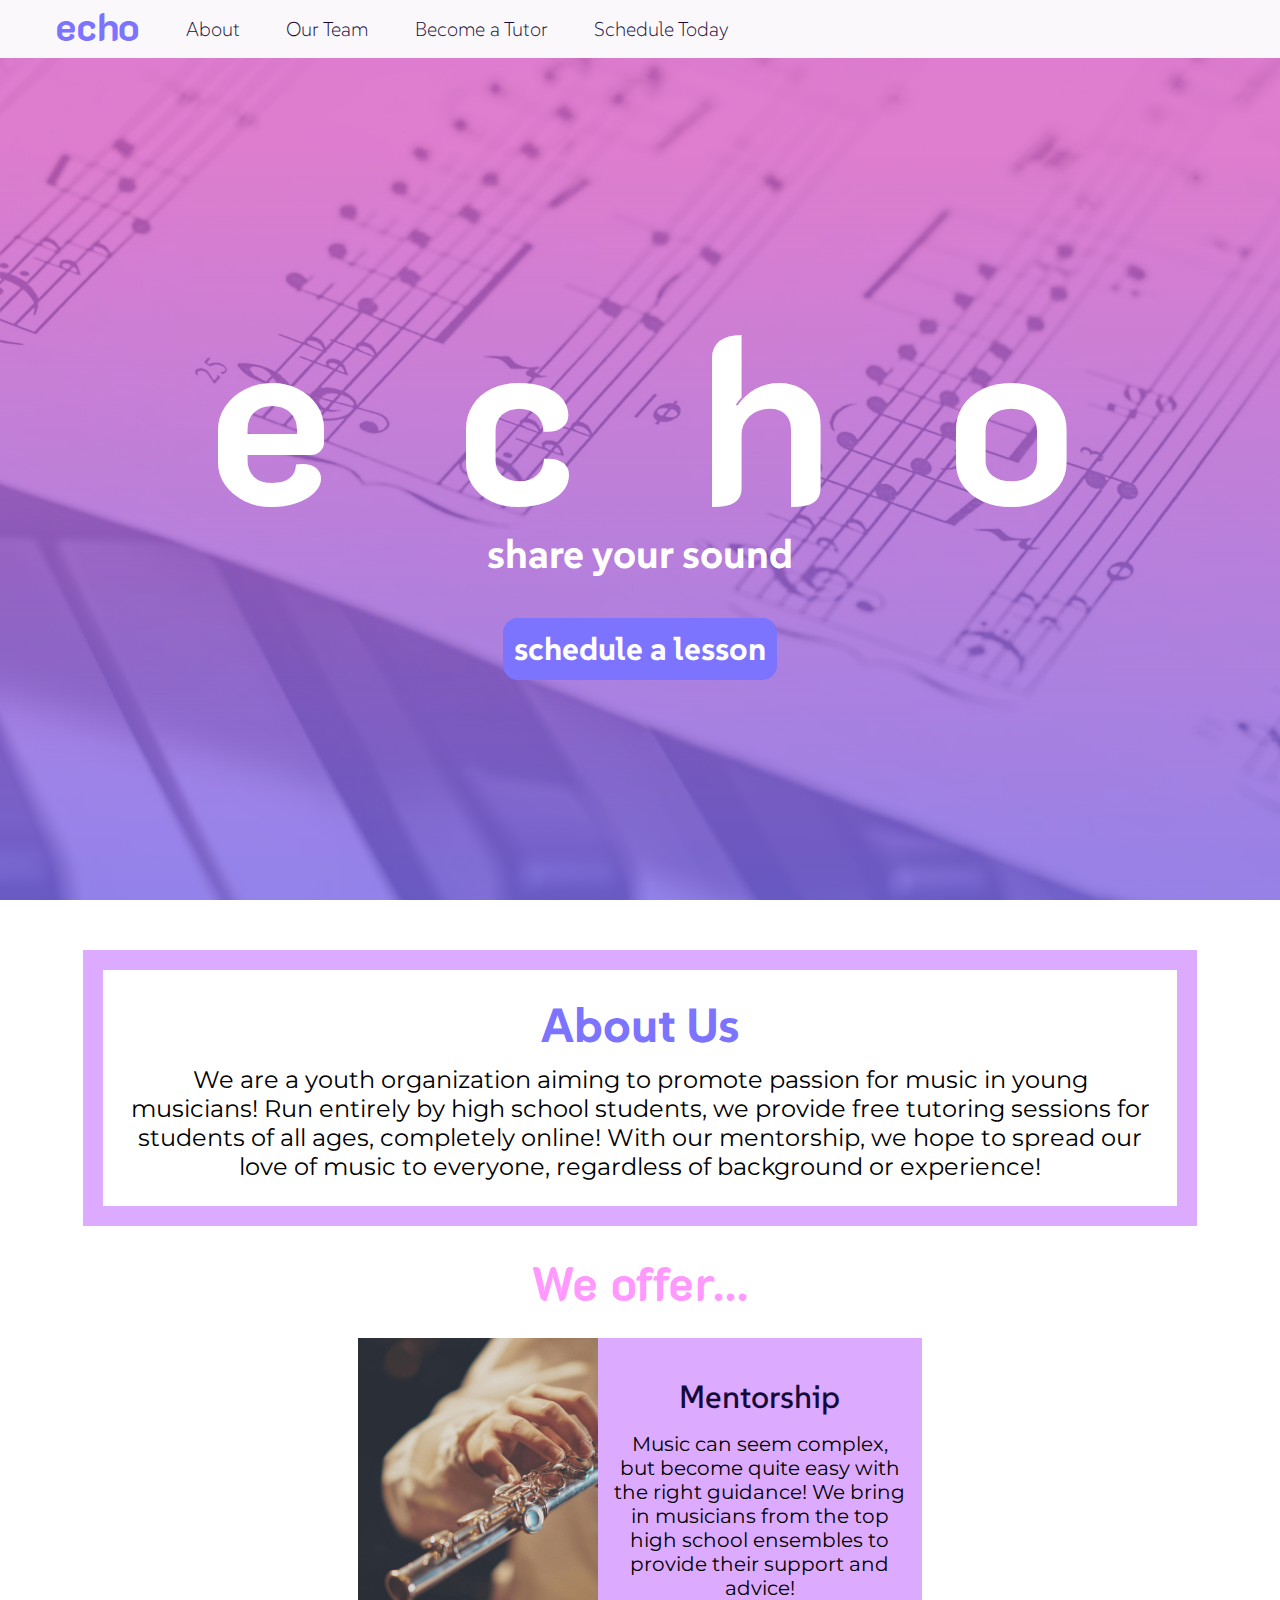
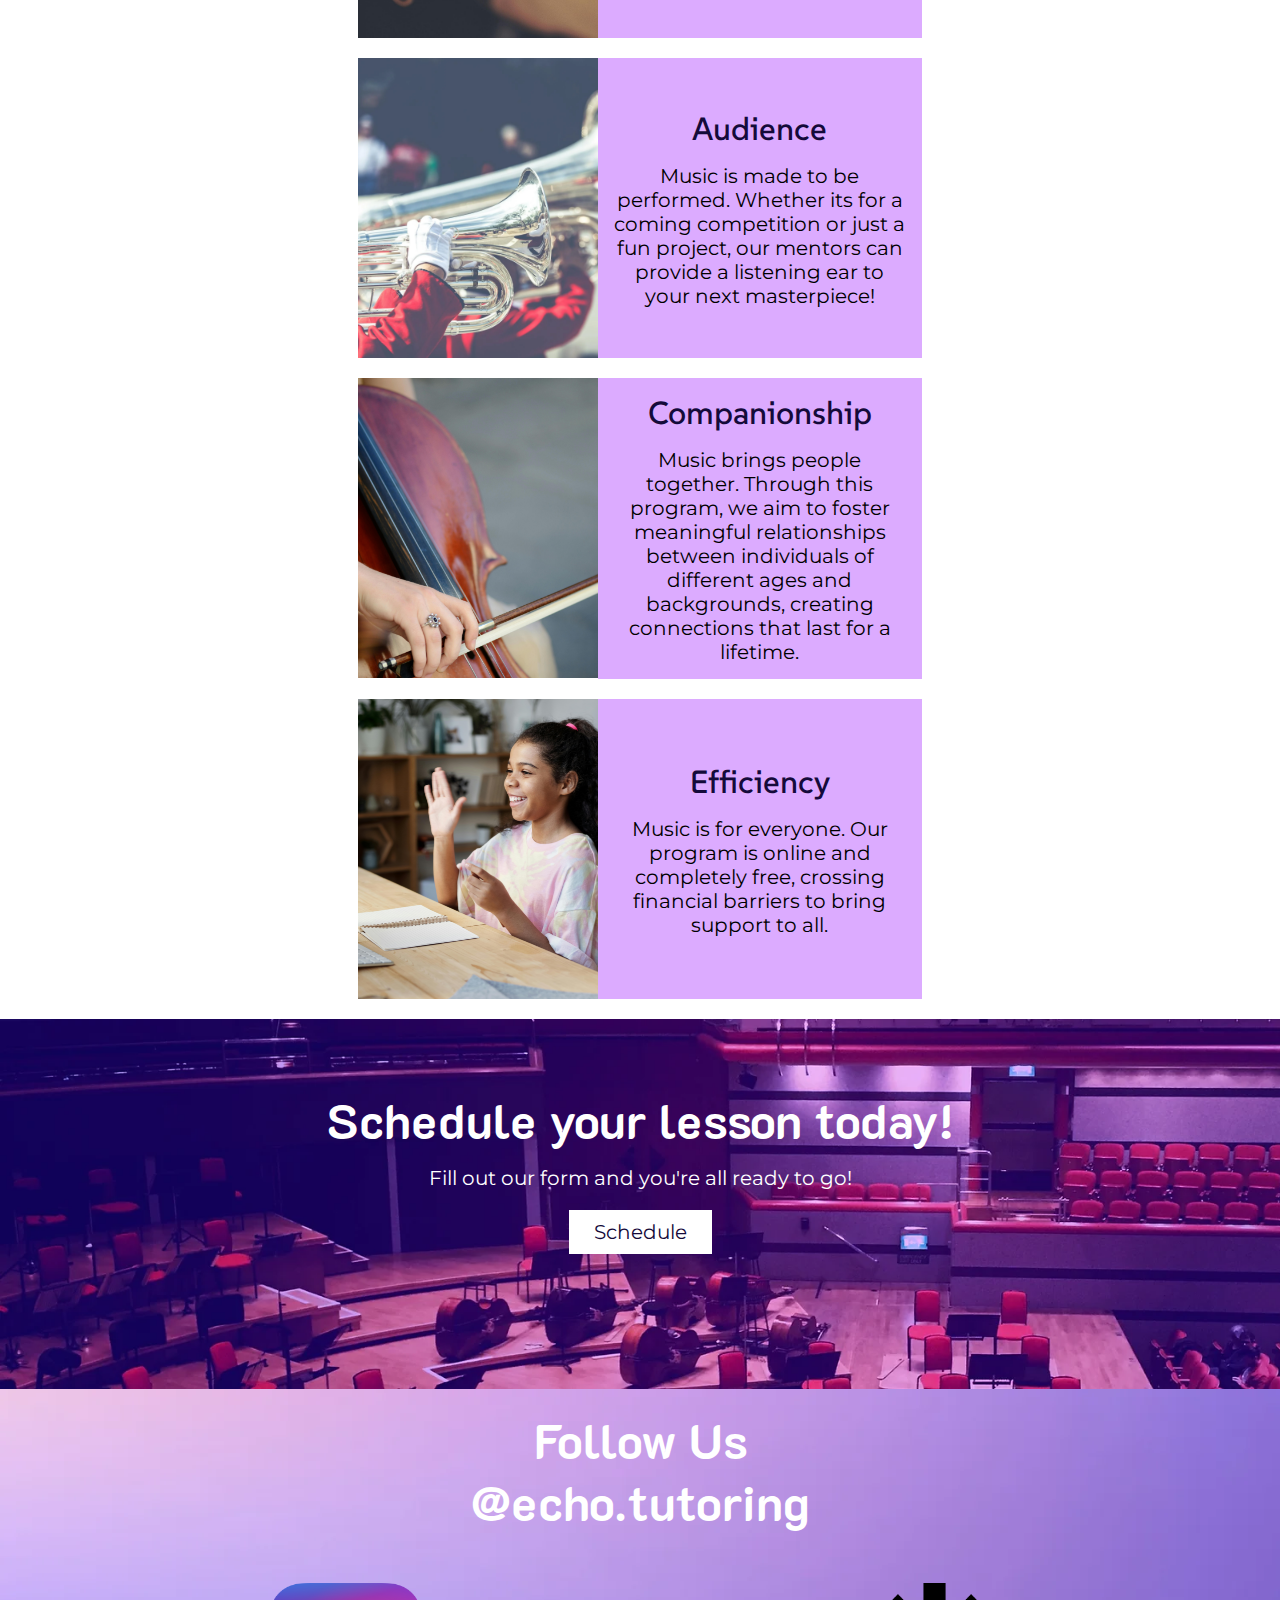
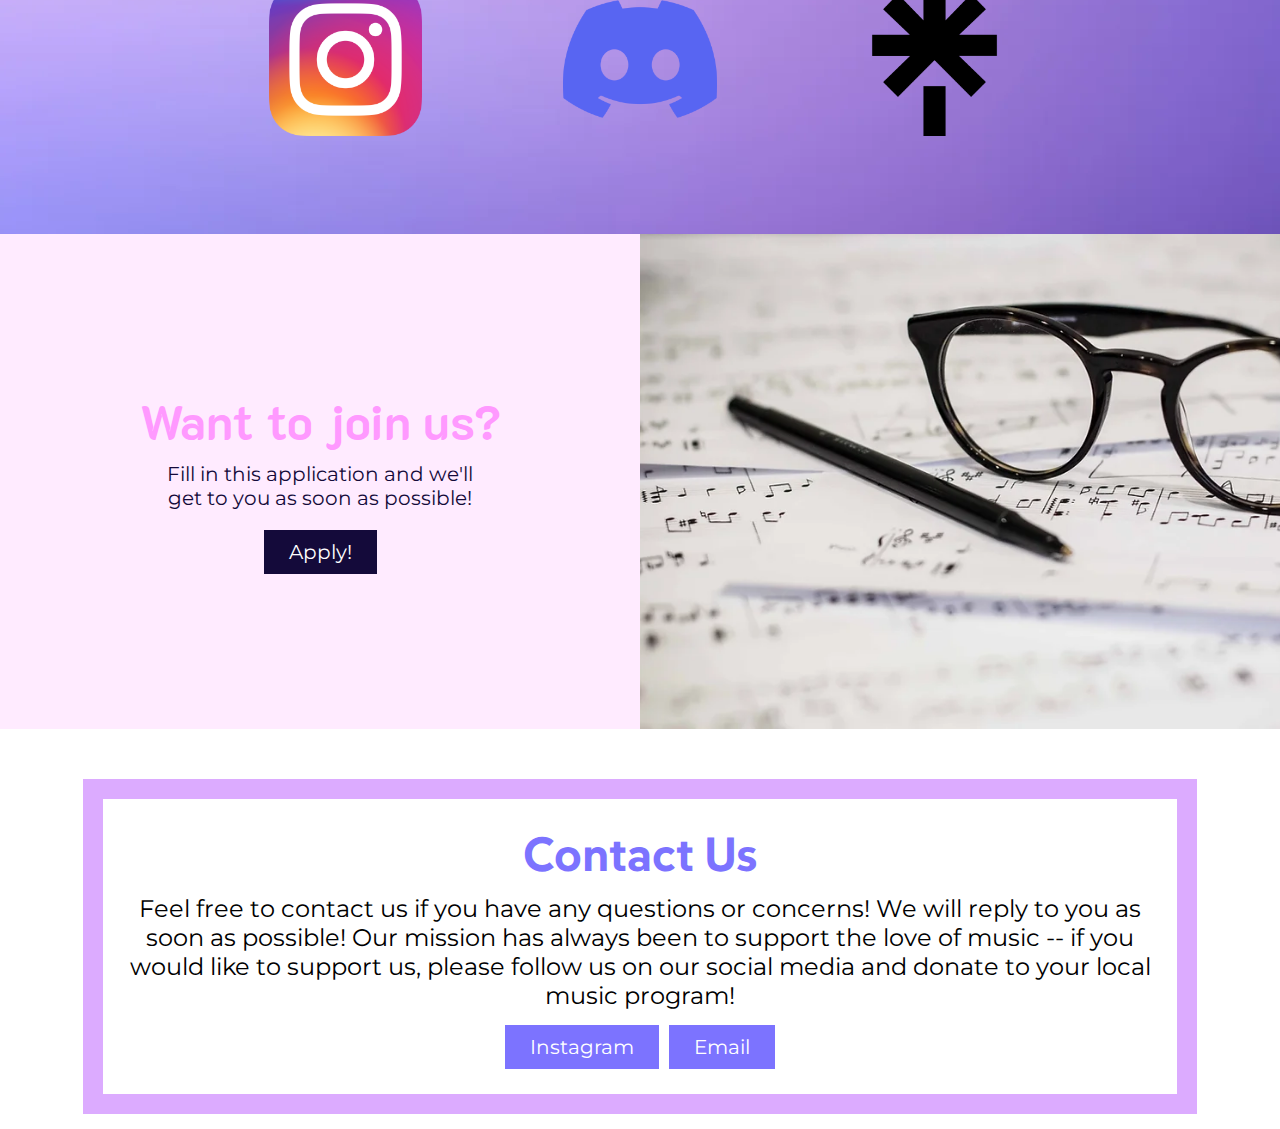
<file: index.html>
<!DOCTYPE html>
<html lang="en">

<head>
	<meta http-equiv="content-type" content="text/html; charset=UTF-8">
	<meta name="viewport" content="width=device-width, initial-scale=1.0">
	<meta charset="utf-8">
	<meta name="theme-color" content="#000000">
	<meta name="description" content="Echo Music Tutoring is an international organization dedicated to providing free music lessons for kids around the globe.">
	<title>Echo Music Tutoring</title>
	<script src="navbar.js"></script>
	<link rel="icon" type="image/x-icon" href="assets/favicon/favicon.ico">
	<link rel="stylesheet" type="text/css" href="styles.css" />
	<link rel="preconnect" href="https://fonts.googleapis.com">
	<link rel="preconnect" href="https://fonts.gstatic.com" crossorigin>
	<link href="https://fonts.googleapis.com/css2?family=K2D:ital,wght@0,100;0,200;0,300;0,400;0,500;0,600;0,700;0,800;1,100;1,200;1,300;1,400;1,500;1,600;1,700;1,800&family=Montserrat:ital,wght@0,100..900;1,100..900&family=SUSE:wght@100..800&display=swap" rel="stylesheet">
	<link rel="stylesheet" href="https://cdnjs.cloudflare.com/ajax/libs/font-awesome/4.7.0/css/font-awesome.min.css">
</head>

<body>
    <div class="navbar" id="navbar">

        <a href="index.html" class="navbarLogo">echo</a>

        <div id="navbarLinks" class="navbarLinkHolder">
            <a href="javascript:void(0);" class="navbarIcon" onclick="responsiveNavbar()">
                <i class="fa fa-bars"></i>
              </a>
            <a class="navbarLink" href="about.html">About</a>
            <a class="navbarLink">Our Team</a>
            <a class="navbarLink">Become a Tutor</a>
            <a class="navbarLink">Schedule Today</a>
        </div>
    </div>
    <div class="homeLanding" id="homeLandingImg">
        <div class="homeHeaderBox">
            <span class="homeLandingHeader unselectable">echo</span>
            <span class="homeLandingDesc unselectable">share your sound</span>
            <div class="homeLandingLinkHolder">
                <a class="homeLandingLink" target="_blank" rel="noopener noreferrer" href="https://docs.google.com/forms/d/e/1FAIpQLSf0x19AIUSJbxikThQdTQFYUCR4_vpvw5MGzKgm-mCEy_Fd1A/viewform">schedule a lesson</a>
            </div>      
        </div>
    </div>
    <div class="homeInfo">
        <div class="homeAboutUs">
            <span class="homeAboutHeader">About Us</span>
            <span class="homeAboutDesc">We are a youth organization aiming to promote passion for music in young musicians! Run entirely by high school students, we provide free tutoring sessions for students of all ages, completely online! With our mentorship, we hope to spread our love of music to everyone, regardless of background or experience!</span>
        </div>
        <div class="homeWhatWeDo">
            <span class="homeWhatTitle">We offer...</span>
            <div class="homeWhatBox">
                <div class="homeWhatImg" id="fluteImg"></div>
                <div class="homeWhatText">
                    <span class="homeWhatBoxTitle">Mentorship</span>
                    <span class="homeWhatDesc">Music can seem complex, but become quite easy with the right guidance! We bring in musicians from the top high school ensembles to provide their support and advice! 
                    </span>                
                </div>
            </div>
            <div class="homeWhatBox">
                <div class="homeWhatImg" id="bariImg"></div>
                <div class="homeWhatText">
                    <span class="homeWhatBoxTitle">Audience</span>
                    <span class="homeWhatDesc">Music is made to be performed. Whether its for a coming competition or just a fun project, our mentors can provide a listening ear to your next masterpiece! 
                    </span>                
                </div>
            </div>
            <div class="homeWhatBox">
                <div class="homeWhatImg" id="celloImg"></div>
                <div class="homeWhatText">
                    <span class="homeWhatBoxTitle">Companionship</span>
                    <span class="homeWhatDesc">Music brings people together. Through this program, we aim to foster meaningful relationships between individuals of different ages and backgrounds, creating connections that last for a lifetime. 
                    </span>                
                </div>
            </div>
            <div class="homeWhatBox">
                <div class="homeWhatImg" id="onlineImg"></div>
                <div class="homeWhatText">
                    <span class="homeWhatBoxTitle">Efficiency</span>
                    <span class="homeWhatDesc">Music is for everyone. Our program is online and completely free, crossing financial barriers to bring support to all.  
                    </span>                
                </div>
            </div>
        </div>
        <div class="homeScheduleToday">
            <span class="homeScheduleTitle">Schedule your lesson today!</span>
            <span class="homeScheduleDesc">Fill out our form and you're all ready to go!</span>
            <a class="homeScheduleBtn" target="_blank" rel="noopener noreferrer" href="https://docs.google.com/forms/d/e/1FAIpQLSf0x19AIUSJbxikThQdTQFYUCR4_vpvw5MGzKgm-mCEy_Fd1A/viewform">Schedule</a>
        </div>
        <div class="homeFollowUs">
            <span class="homeFollowTitle">Follow Us</span>
            <span class="homeFollowTitle">@echo.tutoring</span>
            <div class="homeFollowIcons">
                <a class="socialMediaIcon" target="_blank" rel="noopener noreferrer" id="instagram" href="https://www.instagram.com/echo.tutoring"></a>
                <a class="socialMediaIcon" target="_blank" rel="noopener noreferrer" id="discord" href="https://discord.com/invite/xPqCWRj2Mb"></a>
                <a class="socialMediaIcon" target="_blank" rel="noopener noreferrer" id="linktree" href="https://linktr.ee/echoorg"></a>
            </div>
        </div>
        <div class="homeJoinUs">
            <div class="homeJoinText">
                <span class="homeJoinTitle">Want to join us?</span>
                <span class="homeJoinDesc">Fill in this application and we'll get to you as soon as possible!</span>
                <a class="homeJoinBtn" target="_blank" rel="noopener noreferrer" href="https://docs.google.com/forms/d/e/1FAIpQLSciX2fhZrrZ35rSPCSCHGL-v_-hkBRNx4jpLXHZQtSL2OUvKw/viewform">Apply!</a>
            </div>
            <div id="homeJoinImg"></div>
        </div>
        <div class="homeAboutUs homeBottom">
            <span class="homeAboutHeader">Contact Us</span>
            <span class="homeAboutDesc">Feel free to contact us if you have any questions or concerns! We will reply to you as soon as possible! Our mission has always been to support the love of music -- if you would like to support us, please follow us on our social media and donate to your local music program! </span>
            <div class="homeContactBtnHolder">
                <a class="homeContactBtn" target="_blank" rel="noopener noreferrer" href="https://www.instagram.com/echo.tutoring">Instagram</a>
                <a class="homeContactBtn" target="_blank" rel="noopener noreferrer" href="mailto: shareyoursound01@gmail.com">Email</a>
            </div>
        </div>
    </div>
</body>
</file>
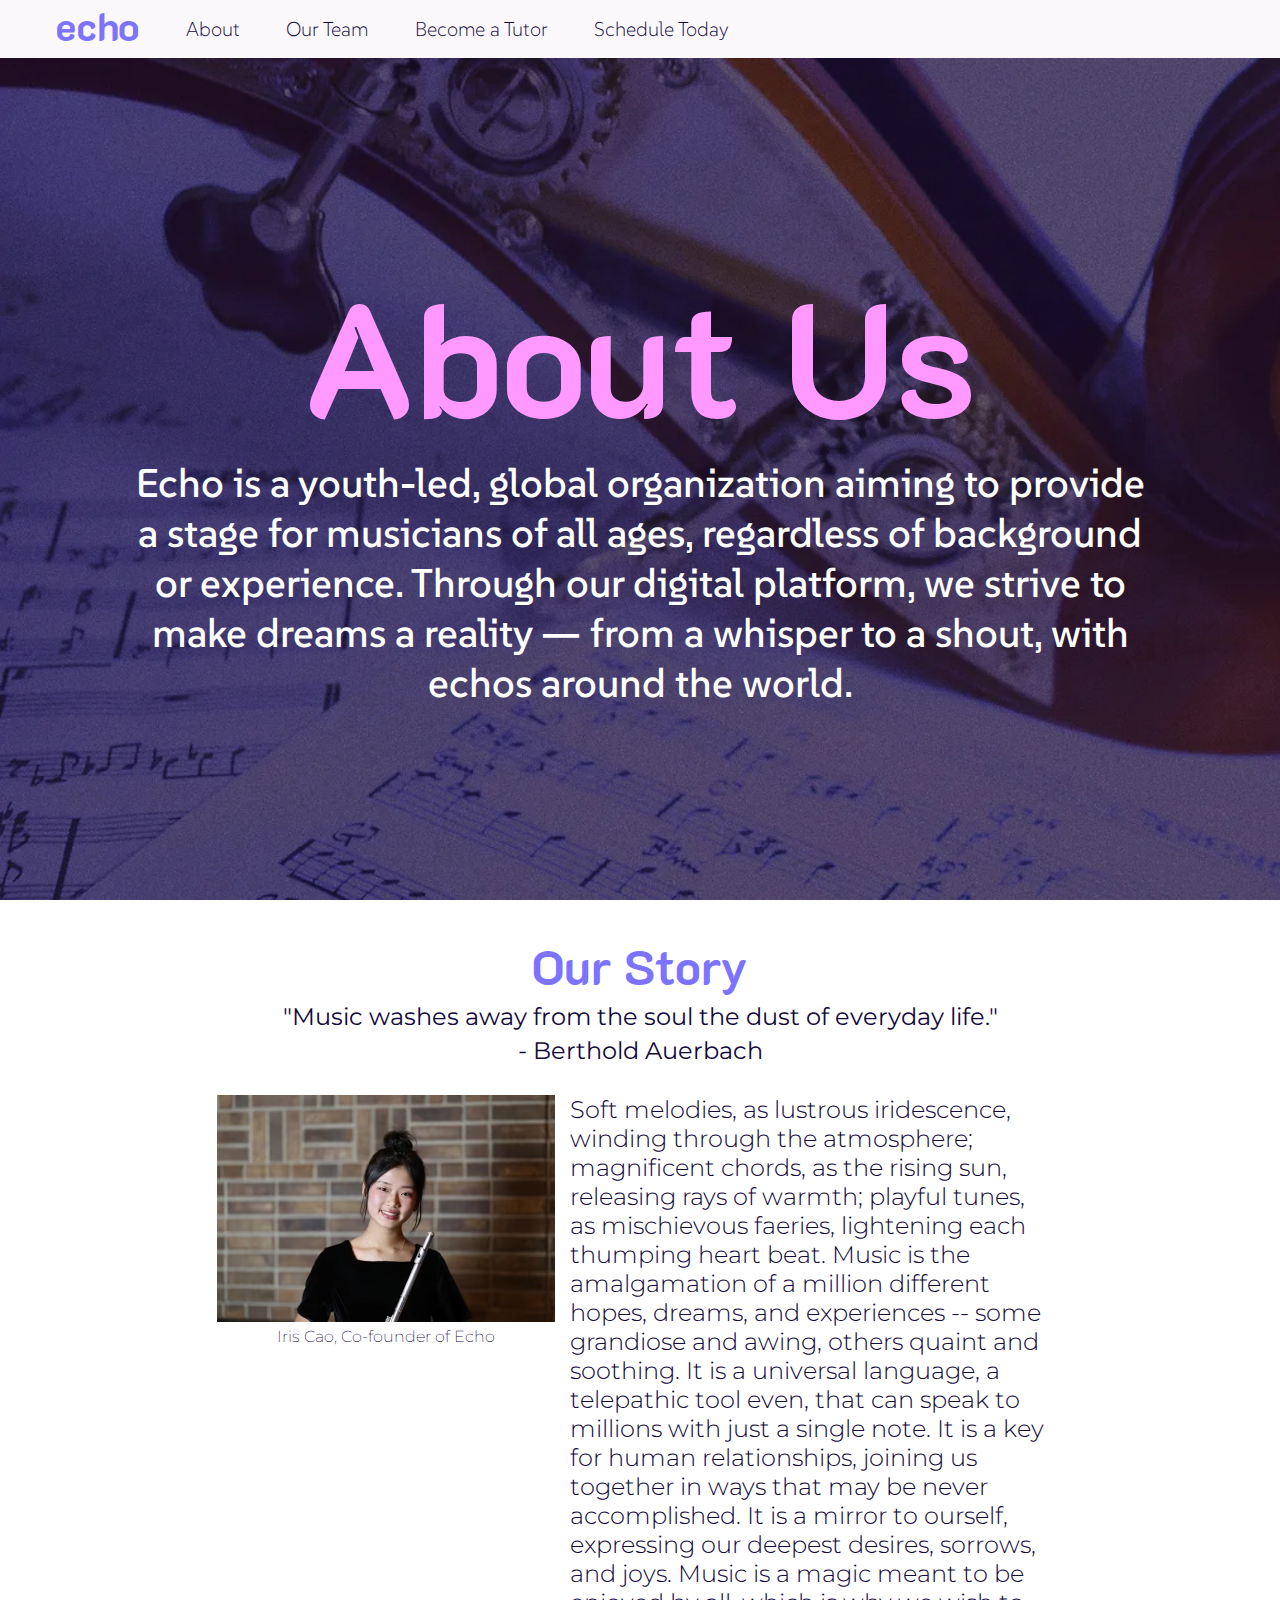
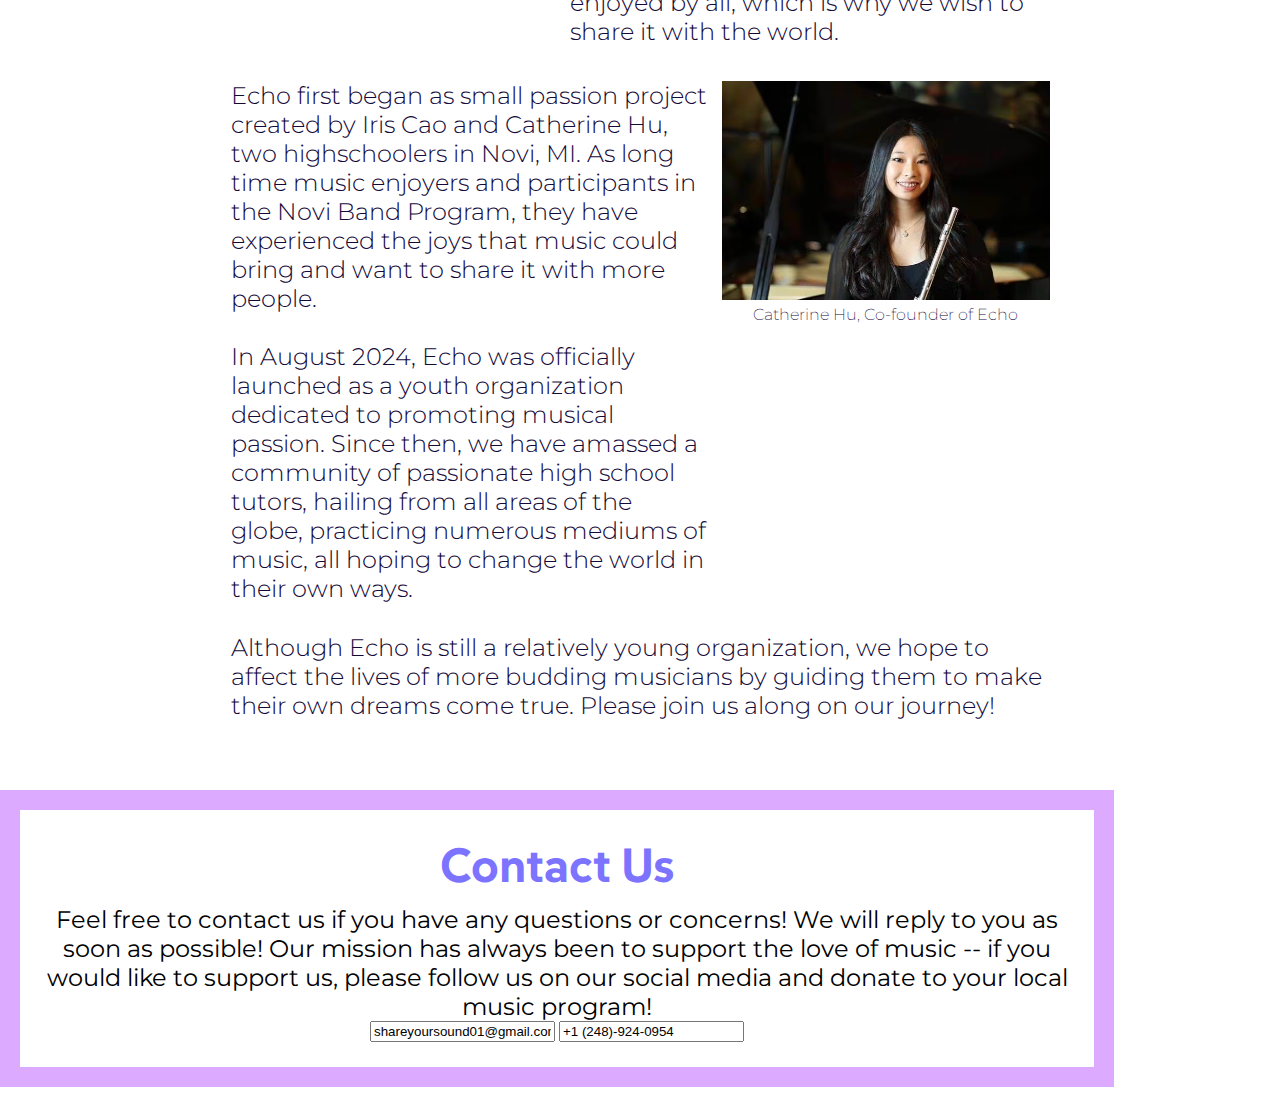
<file: about.html>
<!DOCTYPE html>
<html lang="en">

<head>
	<meta http-equiv="content-type" content="text/html; charset=UTF-8">
	<meta name="viewport" content="width=device-width, initial-scale=1.0">
	<meta charset="utf-8">
	<meta name="theme-color" content="#000000">
	<meta name="description" content="Echo is a youth-led, global organization aiming to provide a stage for musicians of all ages, regardless of background or experience. Through our digital platform, we strive to make dreams a reality — from a whisper to a shout, with echos around the world.">
	<title>Echo Music Tutoring | About</title>
	<script src="navbar.js"></script>
    <script src="preloadImages.js"></script>
	<link rel="icon" type="image/x-icon" href="imgs/favicon.ico">
	<link rel="stylesheet" type="text/css" href="styles.css" />
	<link rel="preconnect" href="https://fonts.googleapis.com">
	<link rel="preconnect" href="https://fonts.gstatic.com" crossorigin>
	<link href="https://fonts.googleapis.com/css2?family=K2D:ital,wght@0,100;0,200;0,300;0,400;0,500;0,600;0,700;0,800;1,100;1,200;1,300;1,400;1,500;1,600;1,700;1,800&family=Montserrat:ital,wght@0,100..900;1,100..900&family=SUSE:wght@100..800&display=swap" rel="stylesheet">
	<link rel="stylesheet" href="https://cdnjs.cloudflare.com/ajax/libs/font-awesome/4.7.0/css/font-awesome.min.css">
</head>

<body>
    <div class="navbar" id="navbar">

        <a href="index.html" class="navbarLogo">echo</a>
        <a href="javascript:void(0);" class="navbarIcon" onclick="responsiveNavbar()">
            <i class="fa fa-bars"></i>
          </a>
        <div id="navbarLinks" class="navbarLinkHolder">
            <a class="navbarLink responsiveHome" href="index.html">Home</a>
            <a class="navbarLink" href="about.html">About</a>
            <a class="navbarLink" href="our-team.html">Our Team</a>
            <a class="navbarLink" href="tutor.html">Become a Tutor</a>
            <a class="navbarLink" href="schedule.html">Schedule Today</a>
        </div>
    </div>
    <div class="homeLanding" id="aboutUsHeader">
        <div class="homeHeaderBox">
            <span class="homeLandingHeader aboutUsTitle unselectable">About Us</span>
            <span class="homeLandingDesc aboutUsDesc">Echo is a youth-led, global organization aiming to provide a stage for musicians of all ages, regardless of background or experience. Through our digital platform, we strive to make dreams a reality — from a whisper to a shout, with echos around the world.</span>      
        </div>
    </div>
    <div class="aboutDesc">
        <div class="aboutDescHeader">
            <span class="aboutDescTitle">Our Story</span>
            <span class="aboutDescSub">"Music washes away from the soul the dust of everyday life."</span>
            <span class="aboutDescSub">- Berthold Auerbach</span>
        </div>
        <div class="aboutDescBody">
            <div class="aboutDescInfo">
                <div class="aboutDescPhotoHolder">
                    <img src="imgs/iris.avif" alt="Iris Cao, Co-founder of Echo" class="aboutDescPhoto">
                    <span class="aboutDescPhotoCap">Iris Cao, Co-founder of Echo</span>
                </div>
                <div class="aboutDescTextHolder aboutFirstText">
                    <span class="aboutDescText">Soft melodies, as lustrous iridescence, winding through the atmosphere; magnificent chords, as the rising sun, releasing rays of warmth; playful tunes, as mischievous faeries,  lightening each thumping heart beat. Music is the amalgamation of a million different hopes, dreams, and experiences -- some grandiose and awing, others quaint and soothing. It is a universal language, a telepathic tool even, that can speak to millions with just a single note. It is a key for human relationships, joining us together in ways that may be never accomplished. It is a mirror to ourself, expressing our deepest desires, sorrows, and joys. Music is a magic meant to be enjoyed by all, which is why we wish to share it with the world.</span>
                </div>
            </div>
        </div>
        <div class="aboutDescBody">
            <div class="aboutDescInfo">
                <div class="aboutDescTextHolder aboutSecondText">
                    <span class="aboutDescText">Echo first began as small passion project created by Iris Cao and Catherine Hu, two highschoolers in Novi, MI. As long time music enjoyers and participants in the Novi Band Program, they have experienced the joys that music could bring and want to share it with more people.<br><br>In August 2024, Echo was officially launched as a youth organization dedicated to promoting musical passion. Since then, we have amassed a community of passionate high school tutors, hailing from all areas of the globe, practicing numerous mediums of music, all hoping to change the world in their own ways. </span>
                </div>
                <div class="aboutDescPhotoHolder">
                    <img src="imgs/catherine.avif" alt="Catherine Hu, Co-founder of Echo" class="aboutDescPhoto">
                    <span class="aboutDescPhotoCap">Catherine Hu, Co-founder of Echo</span>
                </div>
            </div>
        </div>
        <div class="aboutDescTextHolder aboutBottomText">
            <span id="aboutBottom" class="aboutDescText">Although Echo is still a relatively young organization, we hope to affect the lives of more budding musicians by guiding them to make their own dreams come true. Please join us along on our journey!</span>
        </div>
    </div>
    <div class="contactHolderOther">
        <div class="homeAboutUs homeBottom otherContactMargin contactAbout">
            <span class="homeAboutHeader">Contact Us</span>
            <span class="homeAboutDesc">Feel free to contact us if you have any questions or concerns! We will reply to you as soon as possible! Our mission has always been to support the love of music -- if you would like to support us, please follow us on our social media and donate to your local music program! </span>
            <div class="homeContactBox">
                <input class="homeContactEmail" id="emailButton" value="shareyoursound01@gmail.com" readonly>
                <input class="homeContactEmail" id="emailButton" value="+1 (248)-924-0954" readonly>
            </div>
        </div>
    </div>
</body>
</file>
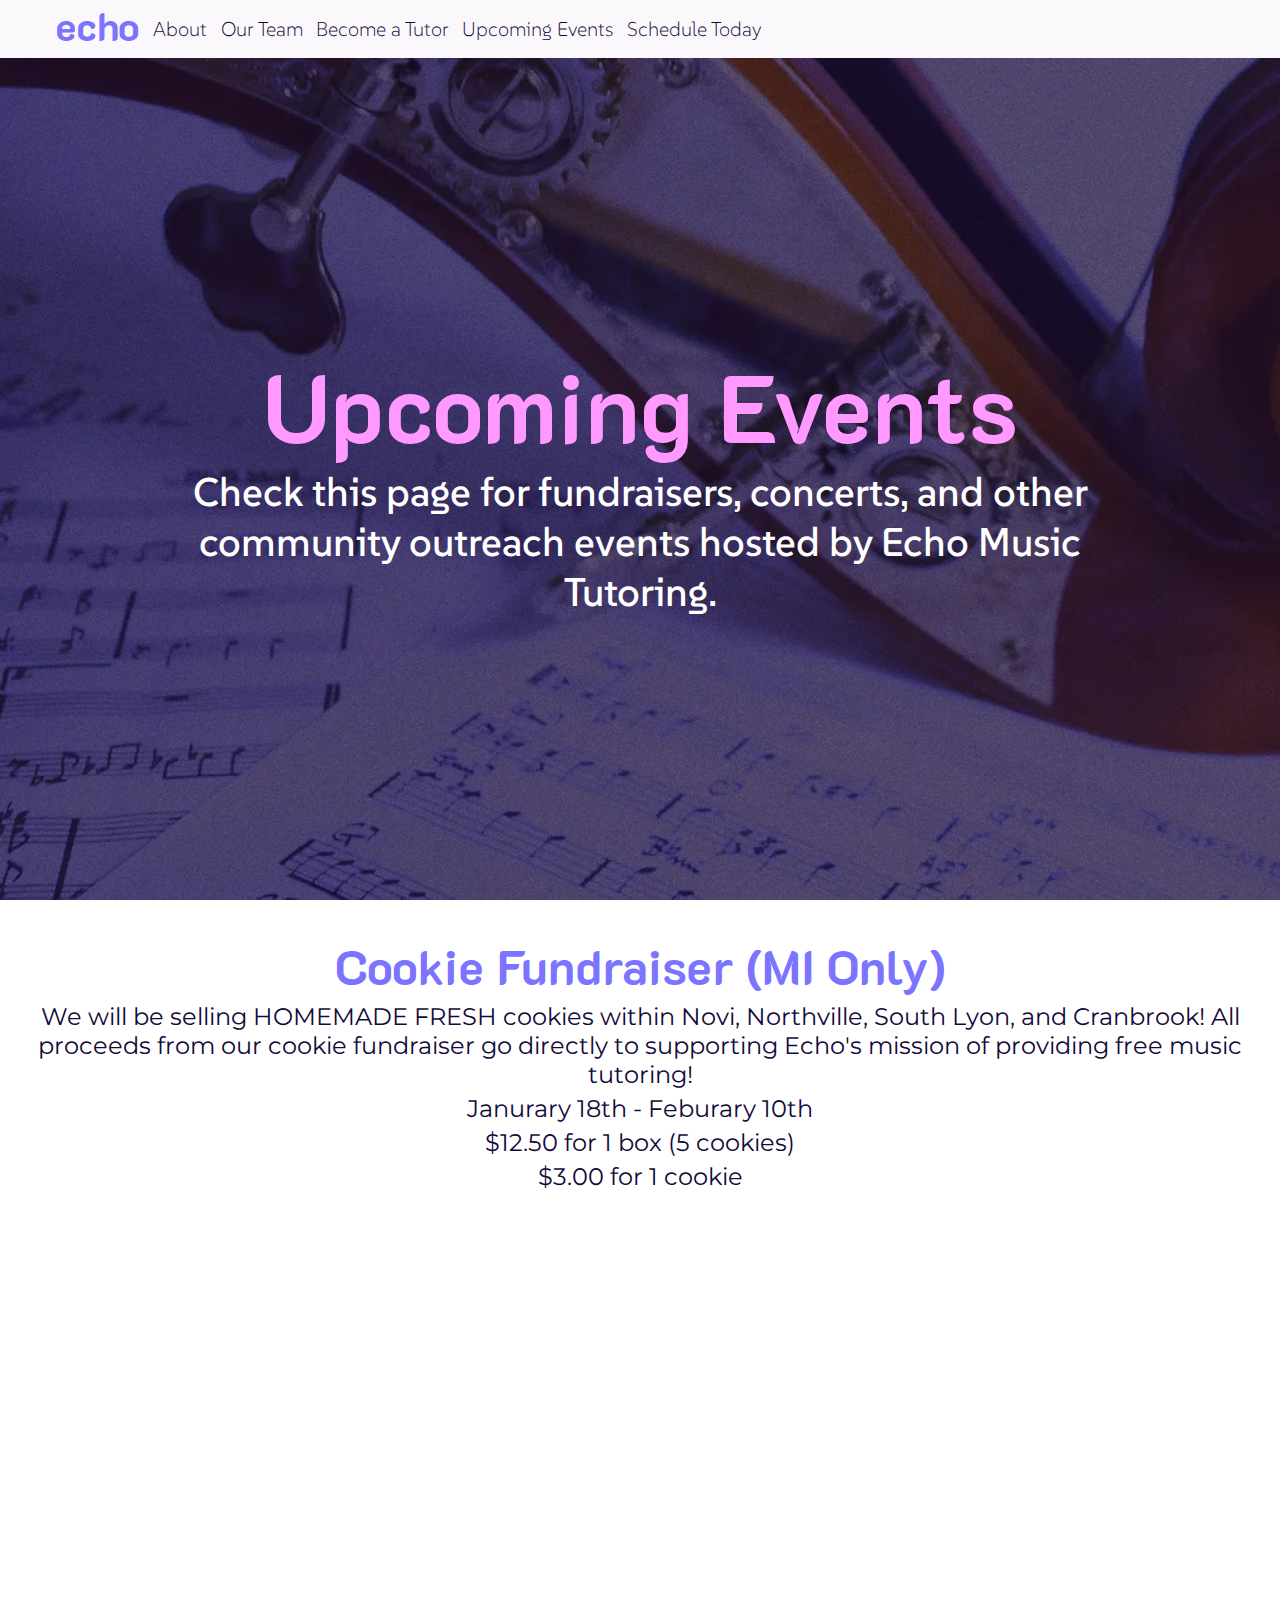
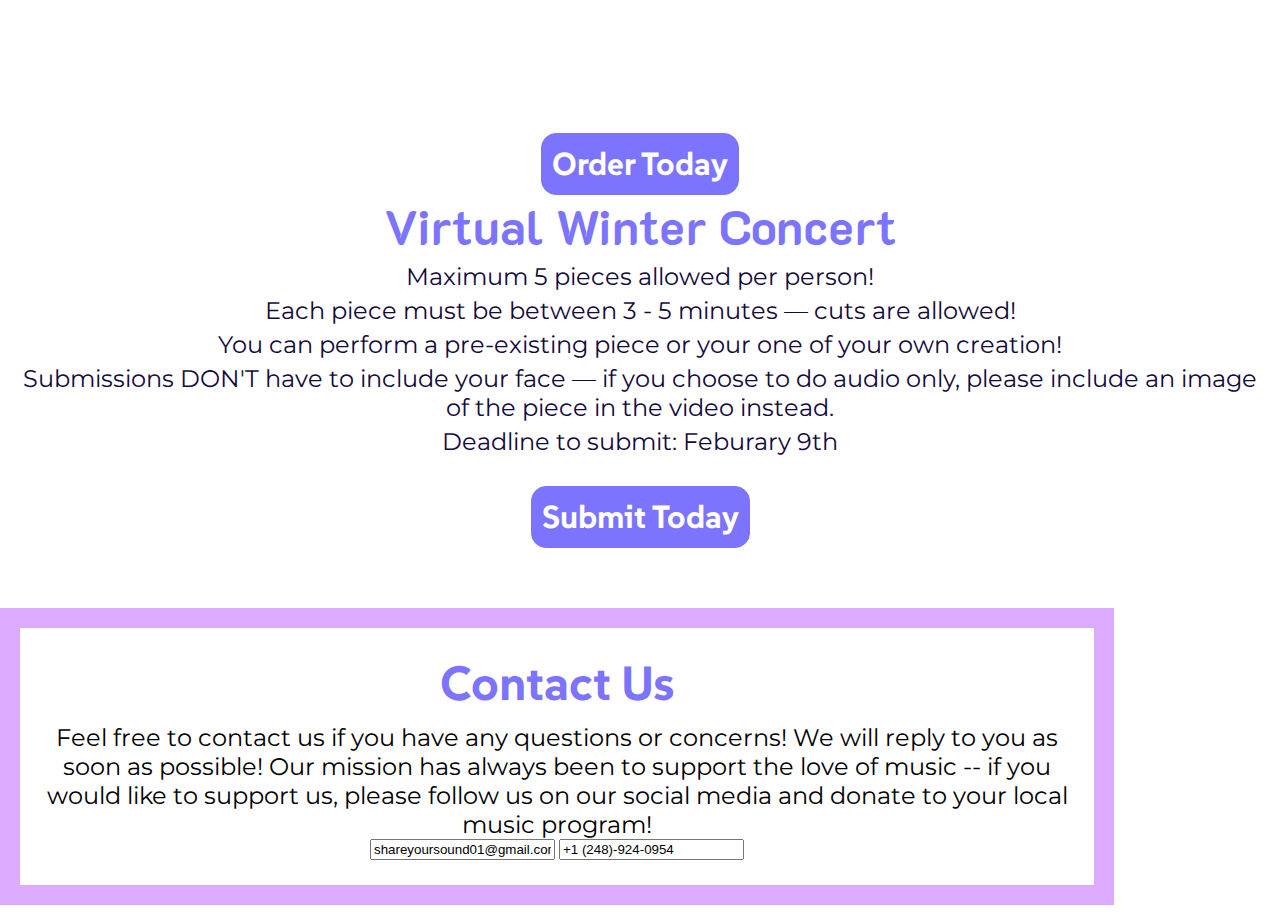
<file: events.html>
<!DOCTYPE html>
<html lang="en">

<head>
	<meta http-equiv="content-type" content="text/html; charset=UTF-8">
	<meta name="viewport" content="width=device-width, initial-scale=1.0">
	<meta charset="utf-8">
	<meta name="theme-color" content="#000000">
	<meta name="description" content="Echo is a youth-led, global organization aiming to provide a stage for musicians of all ages, regardless of background or experience. Through our digital platform, we strive to make dreams a reality — from a whisper to a shout, with echos around the world.">
	<title>Echo Music Tutoring | About</title>
	<script src="navbar.js"></script>
    <script src="preloadImages.js"></script>
	<link rel="icon" type="image/x-icon" href="imgs/favicon.ico">
	<link rel="stylesheet" type="text/css" href="styles.css" />
	<link rel="preconnect" href="https://fonts.googleapis.com">
	<link rel="preconnect" href="https://fonts.gstatic.com" crossorigin>
	<link href="https://fonts.googleapis.com/css2?family=K2D:ital,wght@0,100;0,200;0,300;0,400;0,500;0,600;0,700;0,800;1,100;1,200;1,300;1,400;1,500;1,600;1,700;1,800&family=Montserrat:ital,wght@0,100..900;1,100..900&family=SUSE:wght@100..800&display=swap" rel="stylesheet">
	<link rel="stylesheet" href="https://cdnjs.cloudflare.com/ajax/libs/font-awesome/4.7.0/css/font-awesome.min.css">
</head>

<body>
    <div class="navbar" id="navbar">

        <a href="index.html" class="navbarLogo">echo</a>
        <a href="javascript:void(0);" class="navbarIcon" onclick="responsiveNavbar()">
            <i class="fa fa-bars"></i>
          </a>
        <div id="navbarLinks" class="navbarLinkHolder">
            <a class="navbarLink responsiveHome" href="index.html">Home</a>
            <a class="navbarLink" href="about.html">About</a>
            <a class="navbarLink" href="our-team.html">Our Team</a>
            <a class="navbarLink" href="tutor.html">Become a Tutor</a>
            <a class="navbarLink" href="events.html">Upcoming Events</a>
            <a class="navbarLink" href="schedule.html">Schedule Today</a>
        </div>
    </div>
    <div class="homeLanding" id="aboutUsHeader">
        <div class="homeHeaderBox">
            <span class="homeLandingHeader aboutUsTitle unselectable infoPageHeader">Upcoming Events</span>
            <span class="homeLandingDesc aboutUsDesc">Check this page for fundraisers, concerts, and other community outreach events hosted by Echo Music Tutoring.</span>      
        </div>
    </div>
    <div class="aboutDesc">
        <div class="aboutDescHeader">
            <span class="aboutDescTitle teamTitle">Cookie Fundraiser (MI Only)</span>
            <span class="aboutDescSub eventDesc">We will be selling HOMEMADE FRESH cookies within Novi, Northville, South Lyon, and Cranbrook! All proceeds from our cookie fundraiser go directly to supporting Echo's mission of providing free music tutoring!</span>
            <span class="aboutDescSub eventDesc">Janurary 18th - Feburary 10th</span>
            <span class="aboutDescSub eventDesc">$12.50 for 1 box (5 cookies)</span>
            <span class="aboutDescSub eventDesc">$3.00 for 1 cookie</span>
            <div class="teamImage activeImage" id="cookieimg"></div>
            <a class="homeLandingLink infoPageLink" target="_blank" rel="noopener noreferrer" href="https://docs.google.com/forms/d/1NstOJNeqcImN8ecNXATRJ4q_mC7fkAjErDfHJ4hTanI/viewform?edit_requested=true&pli=1">Order Today</a>
        </div>
        <div id="lastevent" class="aboutDescHeader">
            <span class="aboutDescTitle teamTitle">Virtual Winter Concert</span>
            <span class="aboutDescSub eventDesc">Maximum 5 pieces allowed per person!</span>
            <span class="aboutDescSub eventDesc">Each piece must be between 3 - 5 minutes — cuts are allowed!</span>
            <span class="aboutDescSub eventDesc">You can perform a pre-existing piece or your one of your own creation!</span>
            <span class="aboutDescSub eventDesc">Submissions DON'T have to include your face — if you choose to do audio only, please include an image of the piece in the video instead.</span>
            <span class="aboutDescSub eventDesc">Deadline to submit: Feburary 9th</span>
            <a class="homeLandingLink infoPageLink" target="_blank" rel="noopener noreferrer" href="https://bit.ly/3Wx5O76">Submit Today</a>
        </div>
    </div>
    <div class="contactHolderOther">
        <div class="homeAboutUs homeBottom otherContactMargin contactAbout">
            <span class="homeAboutHeader">Contact Us</span>
            <span class="homeAboutDesc">Feel free to contact us if you have any questions or concerns! We will reply to you as soon as possible! Our mission has always been to support the love of music -- if you would like to support us, please follow us on our social media and donate to your local music program! </span>
            <div class="homeContactBox">
                <input class="homeContactEmail" id="emailButton" value="shareyoursound01@gmail.com" readonly>
                <input class="homeContactEmail" id="emailButton" value="+1 (248)-924-0954" readonly>
            </div>
        </div>
    </div>
</body>
</file>
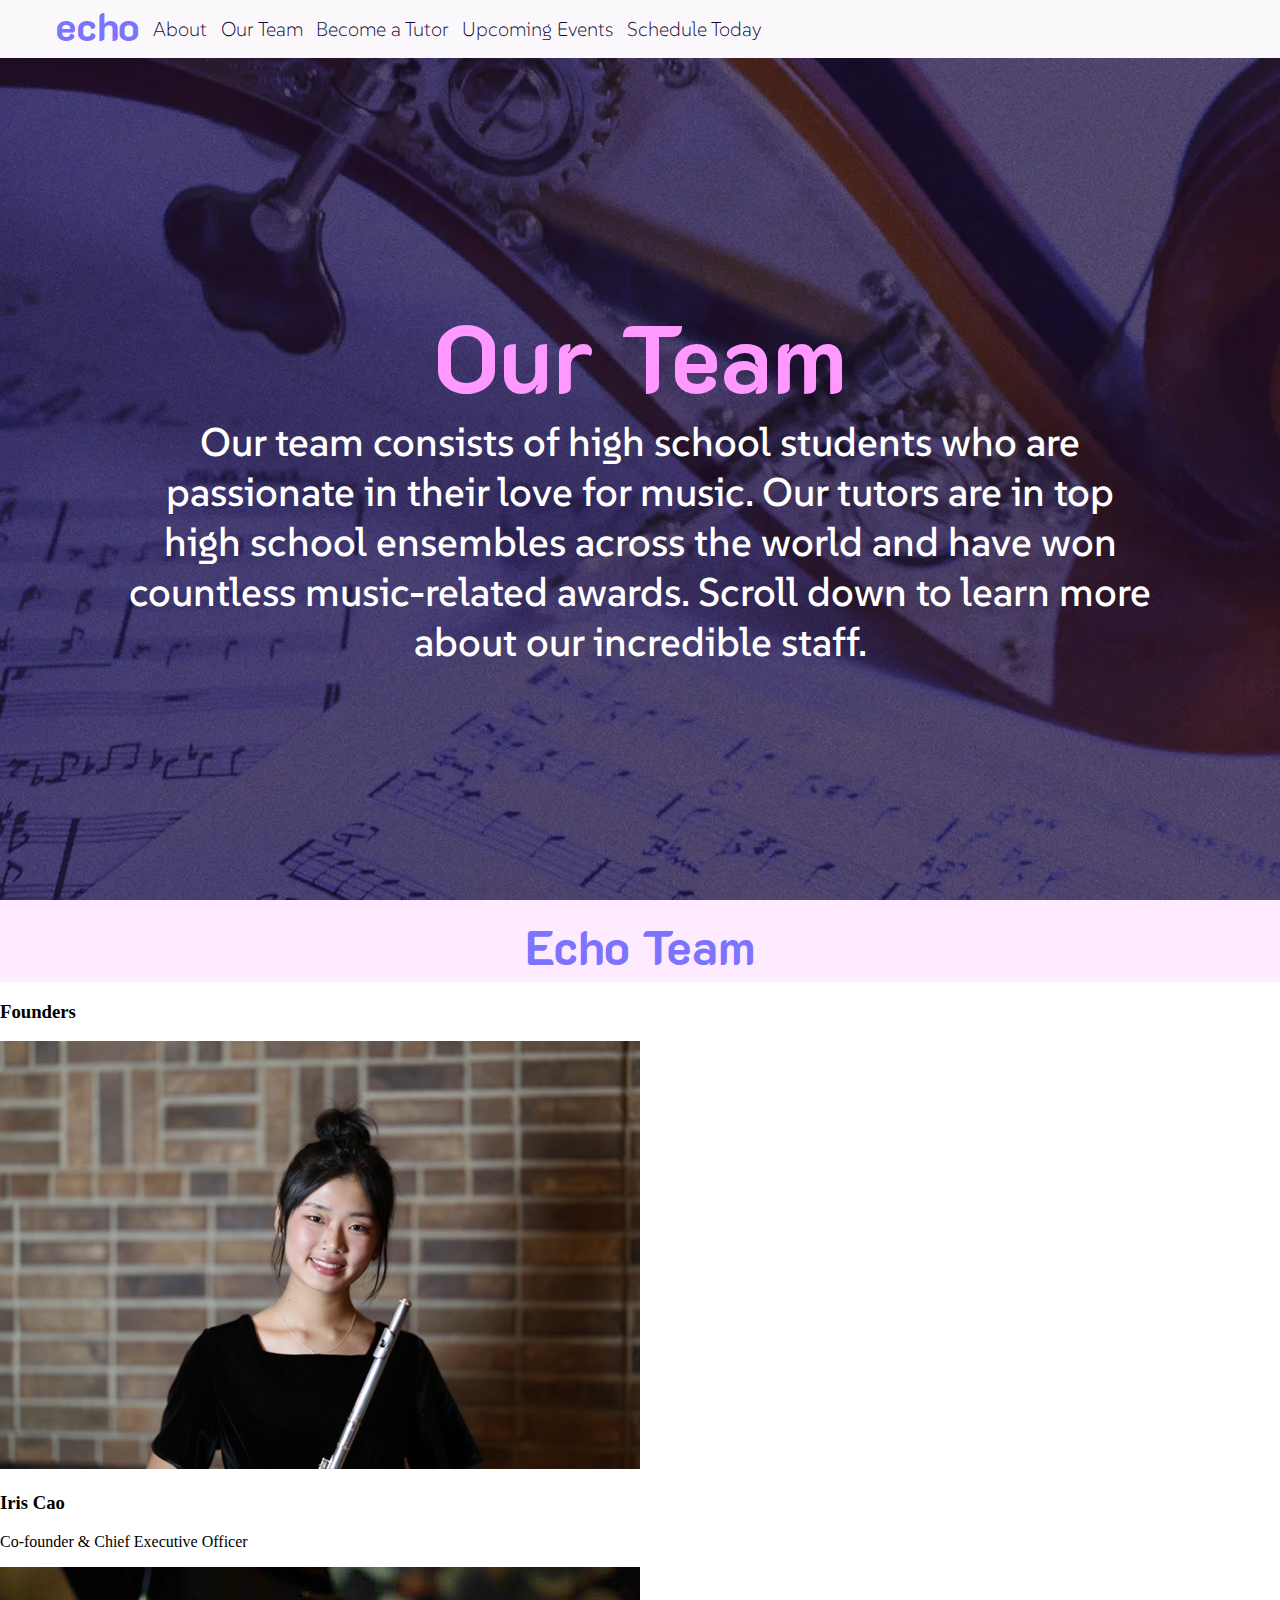
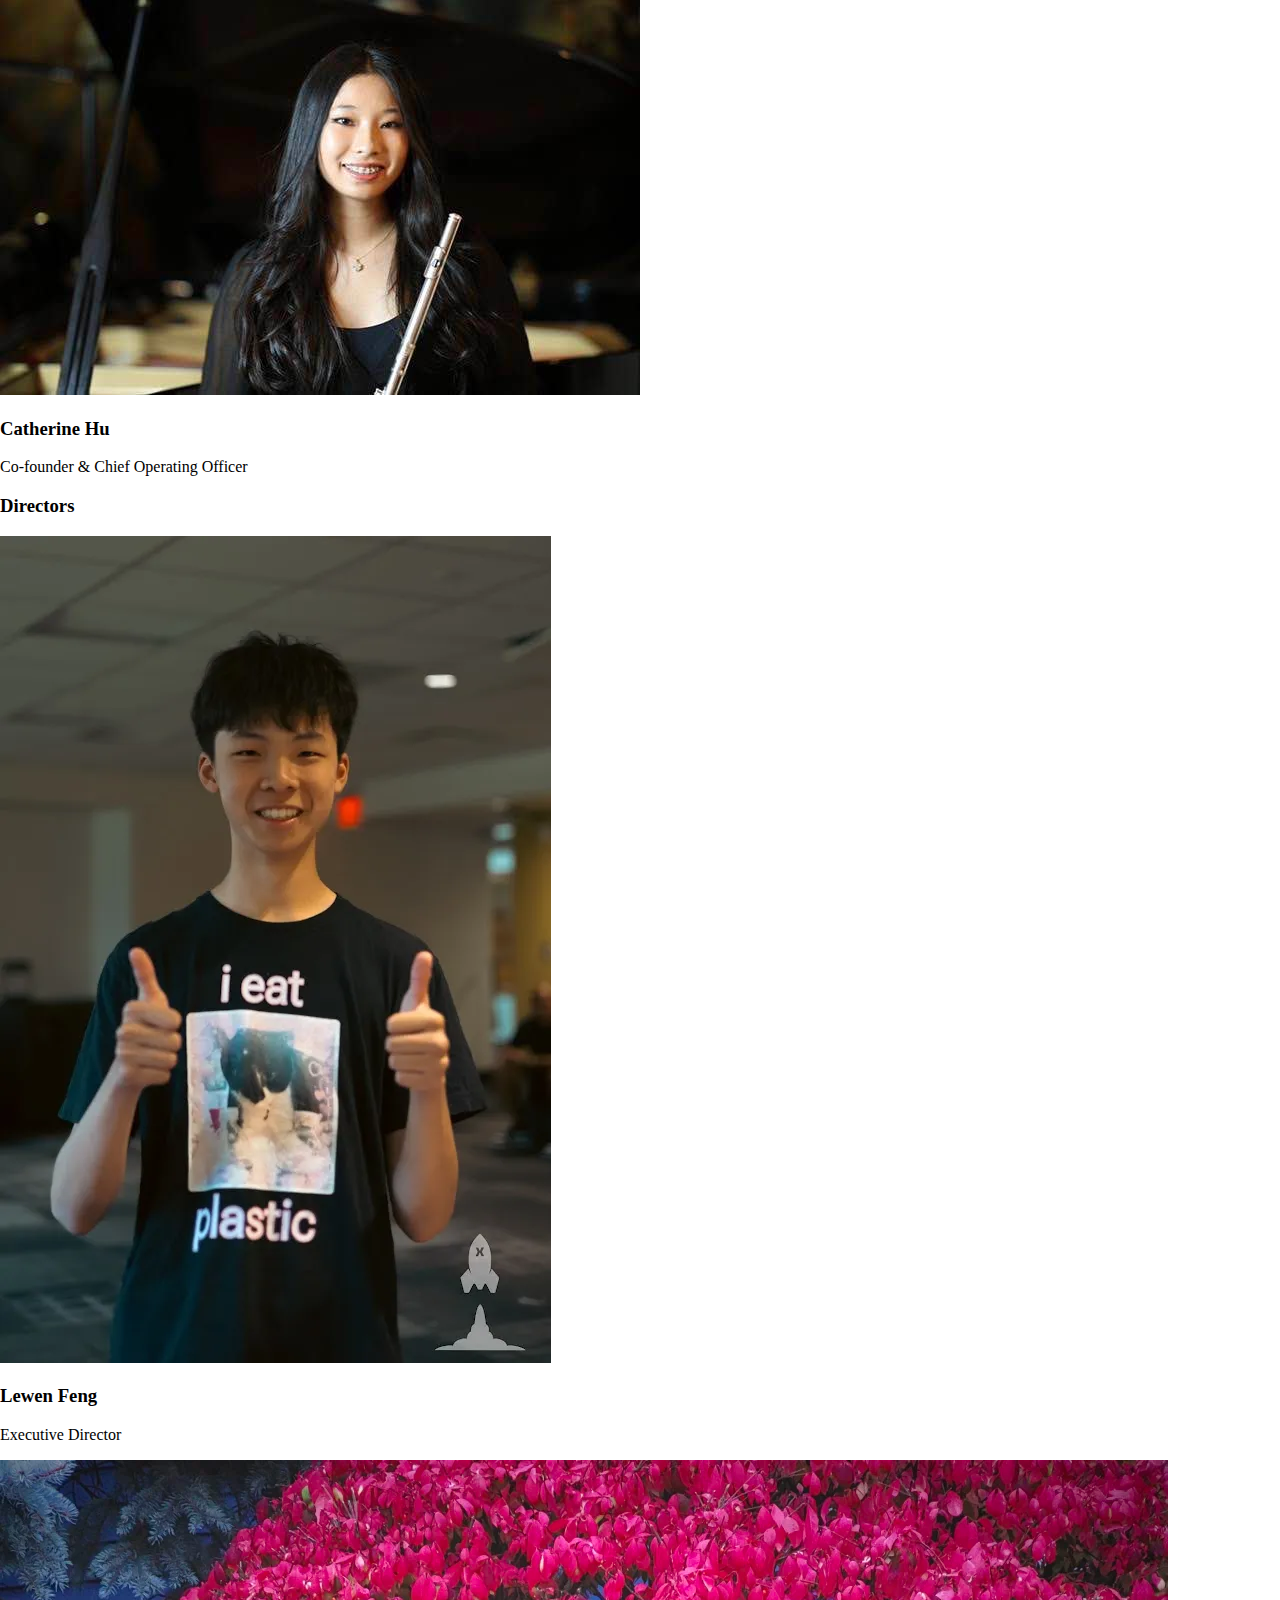
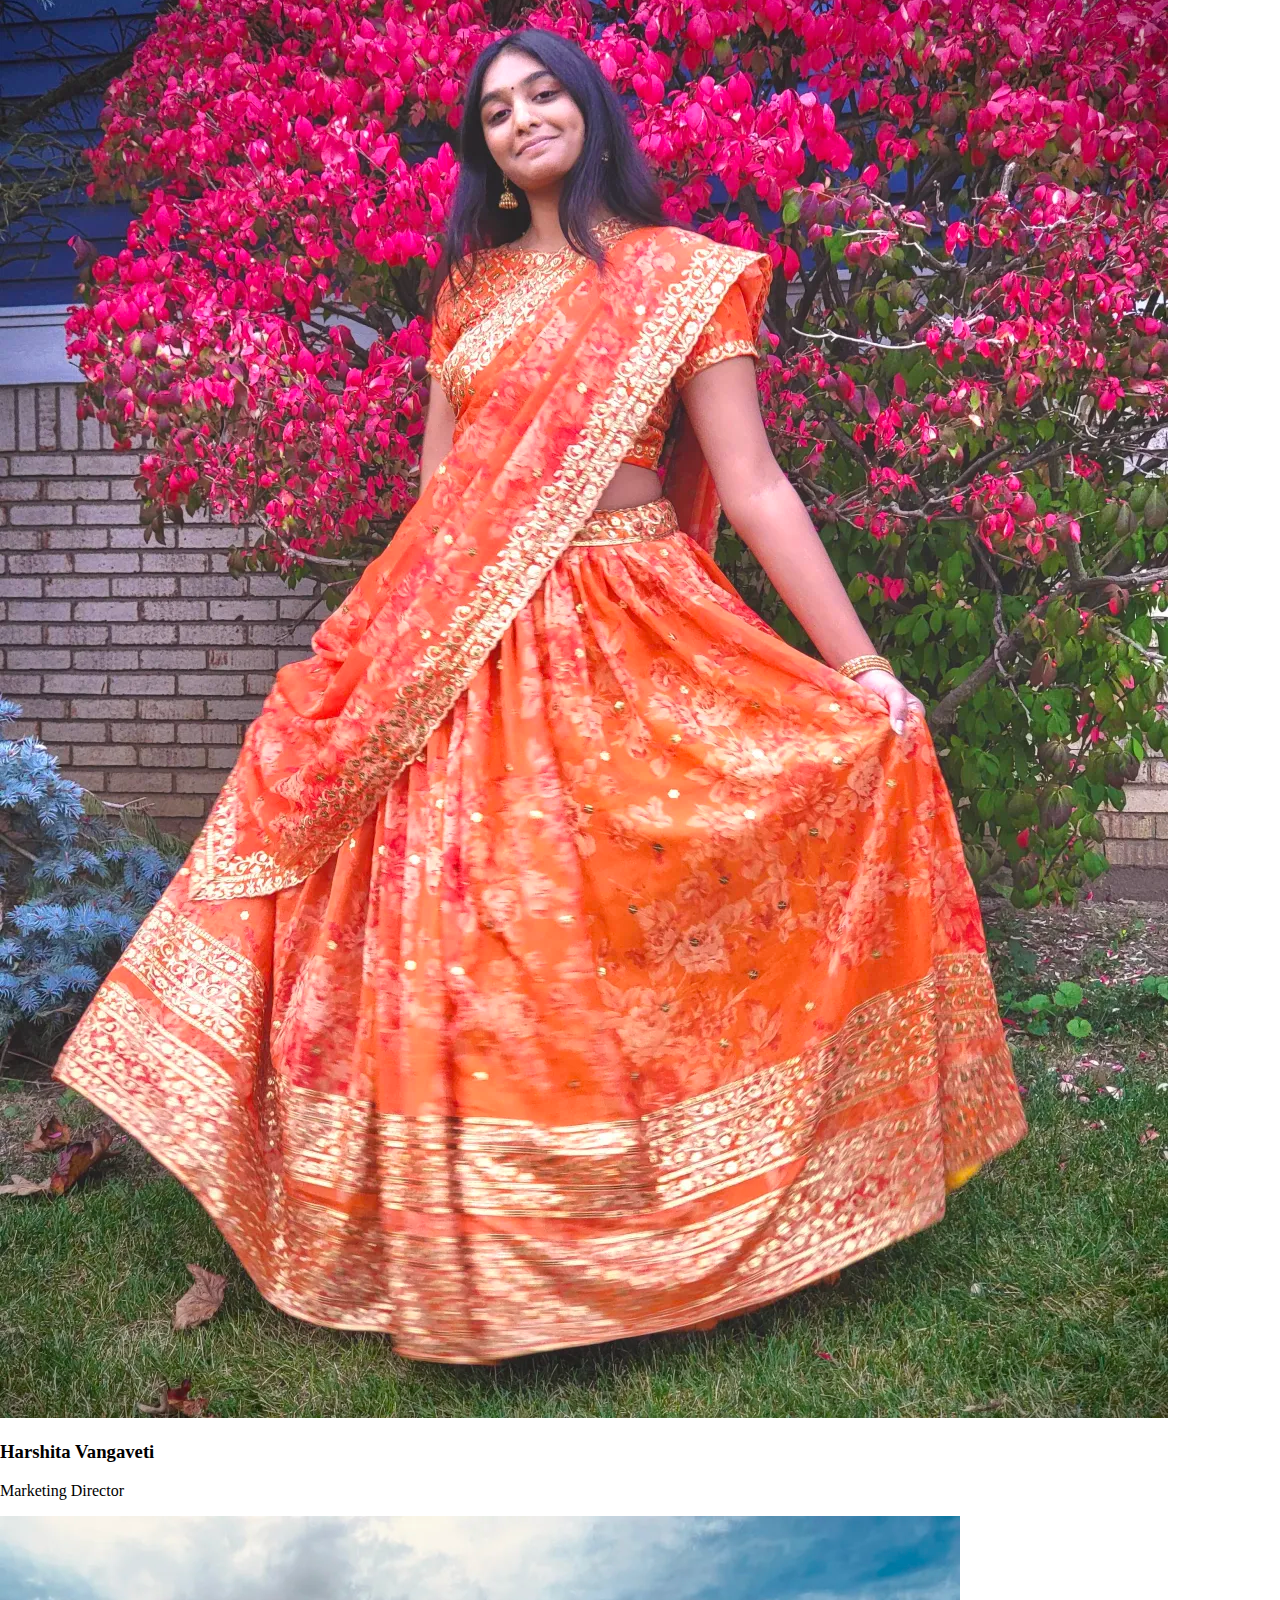
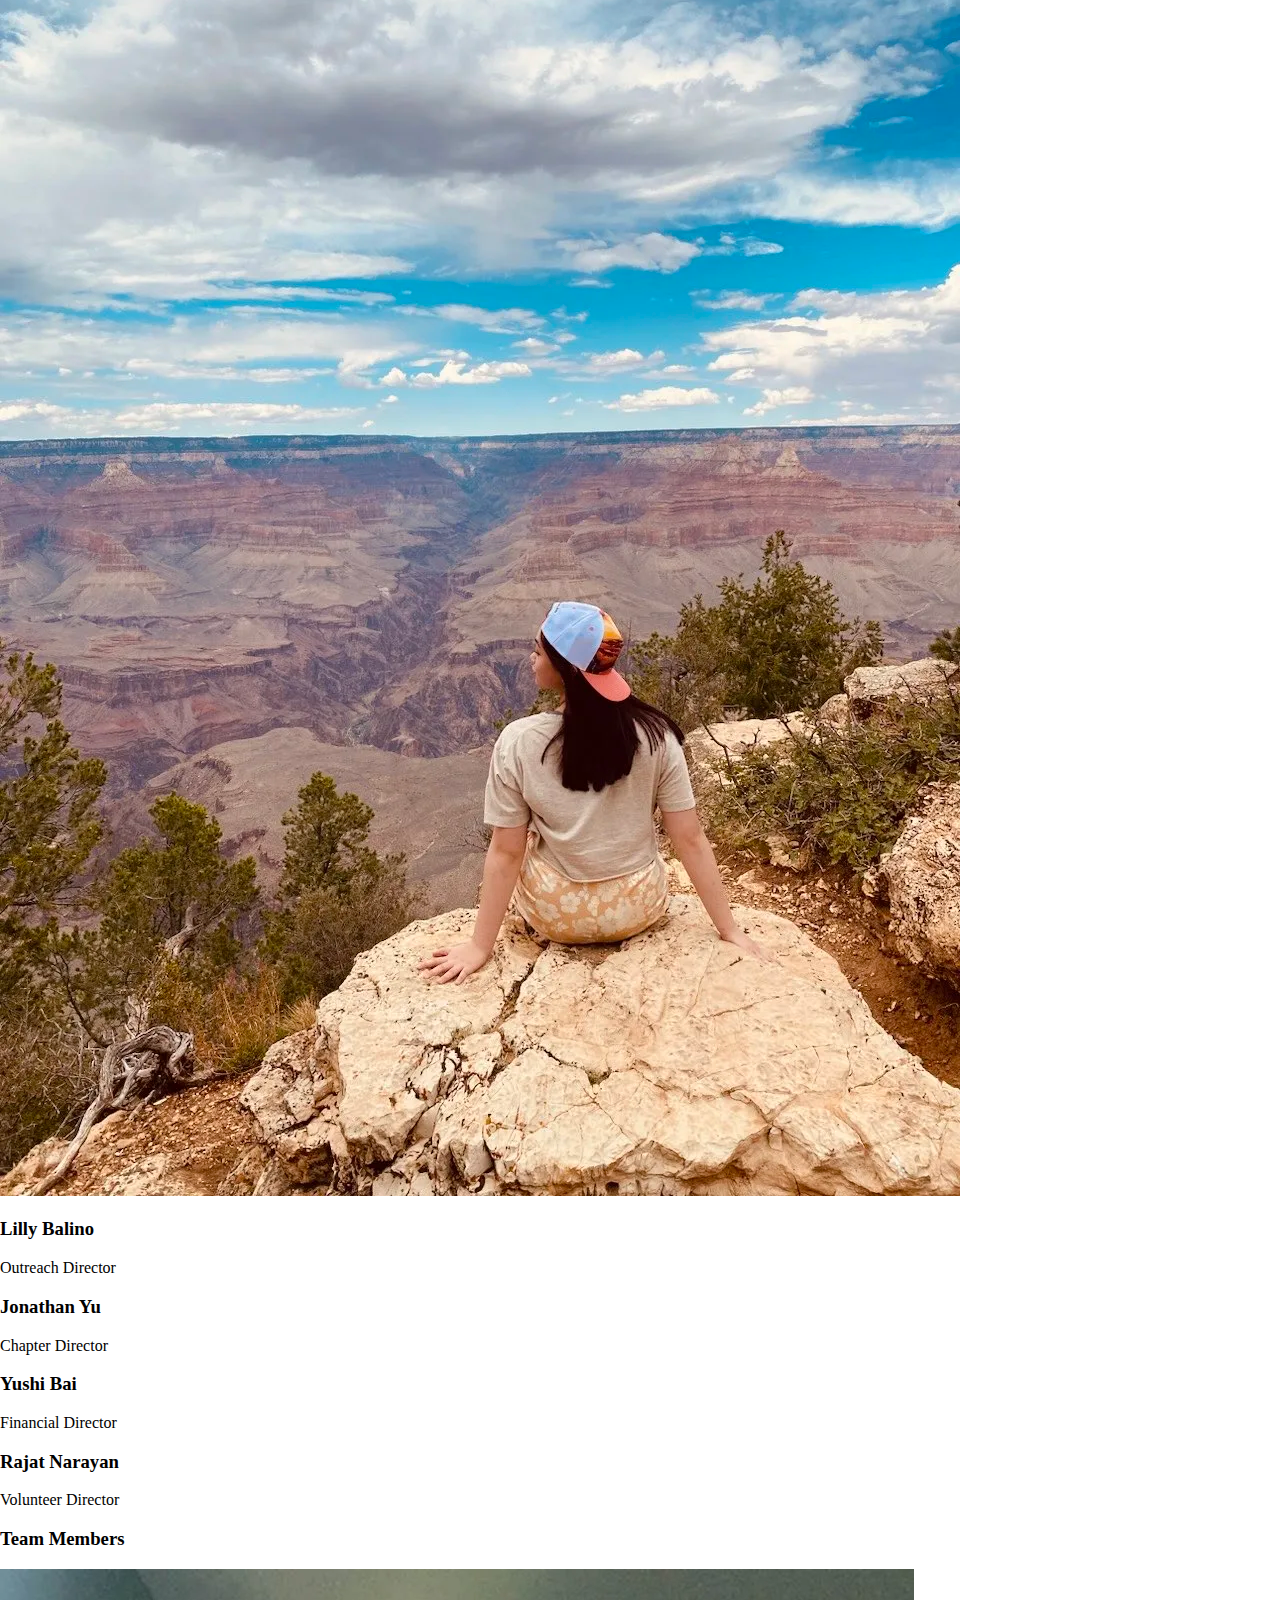
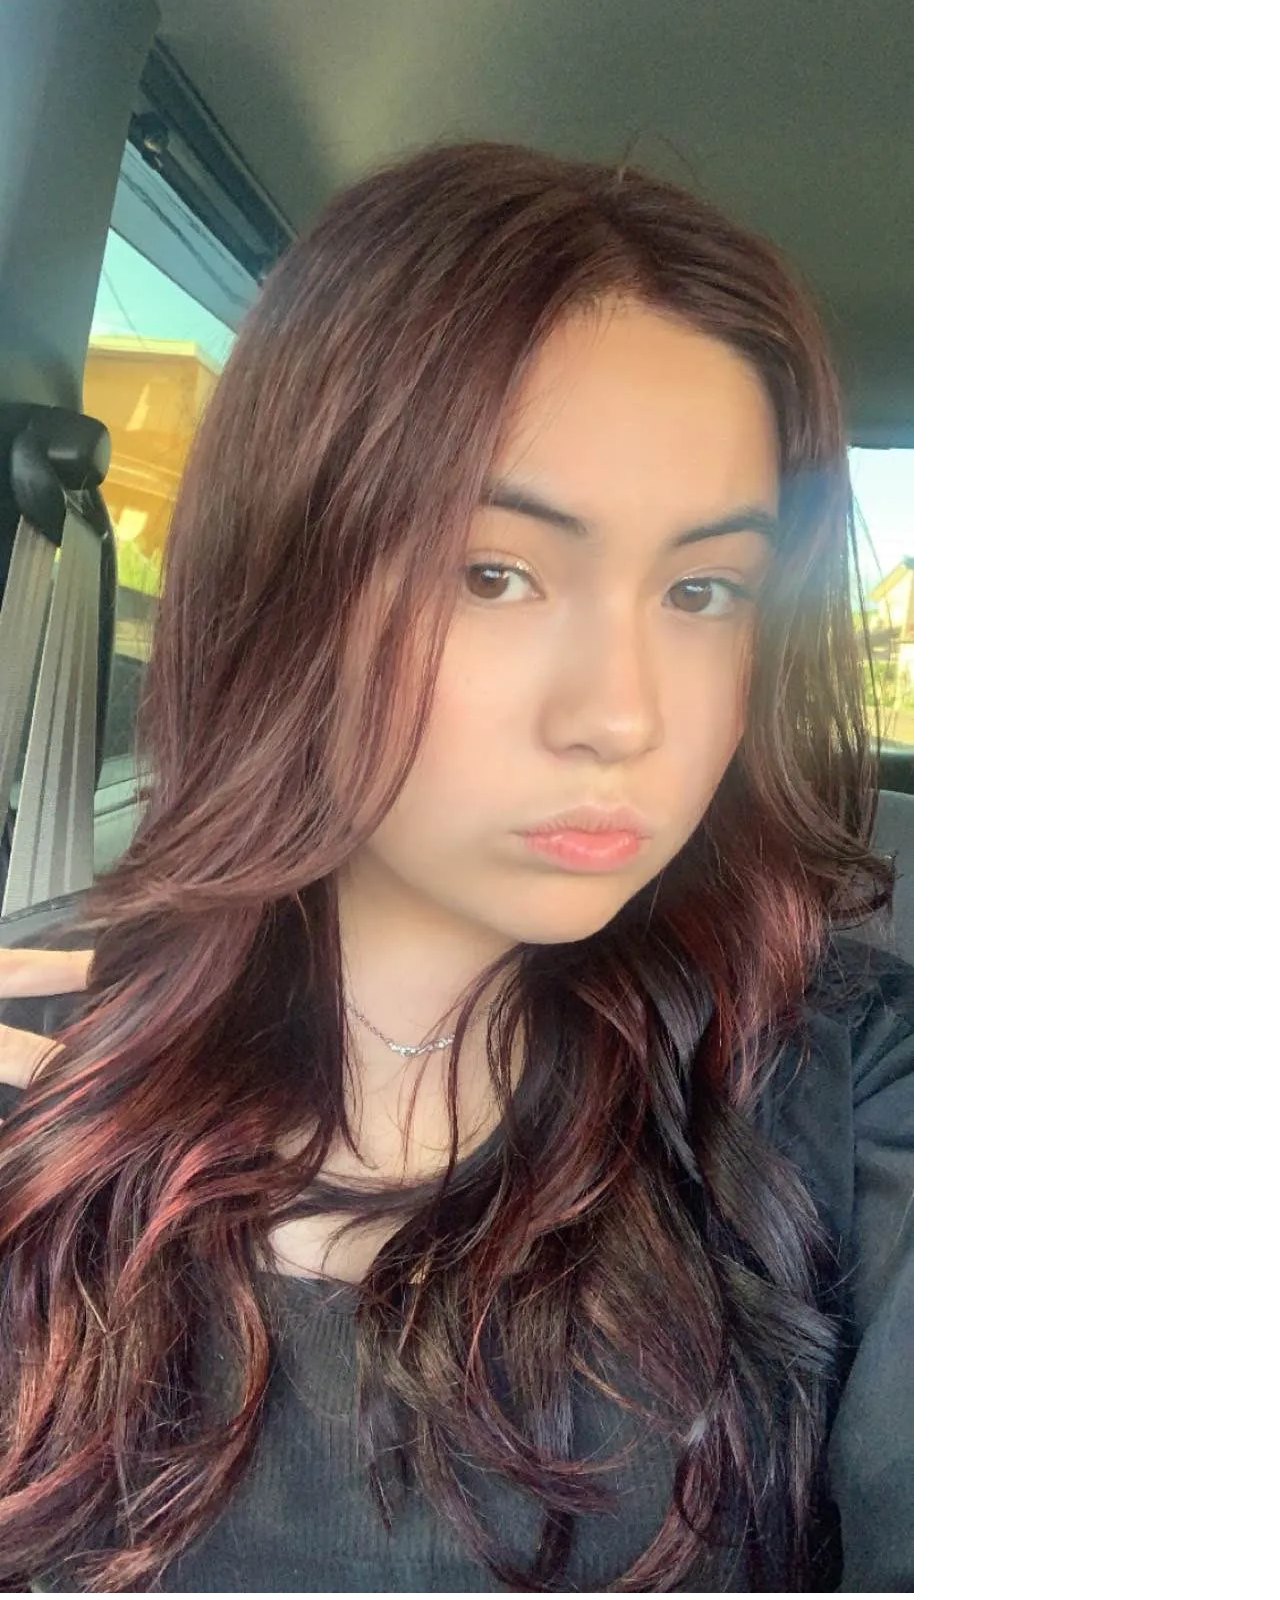
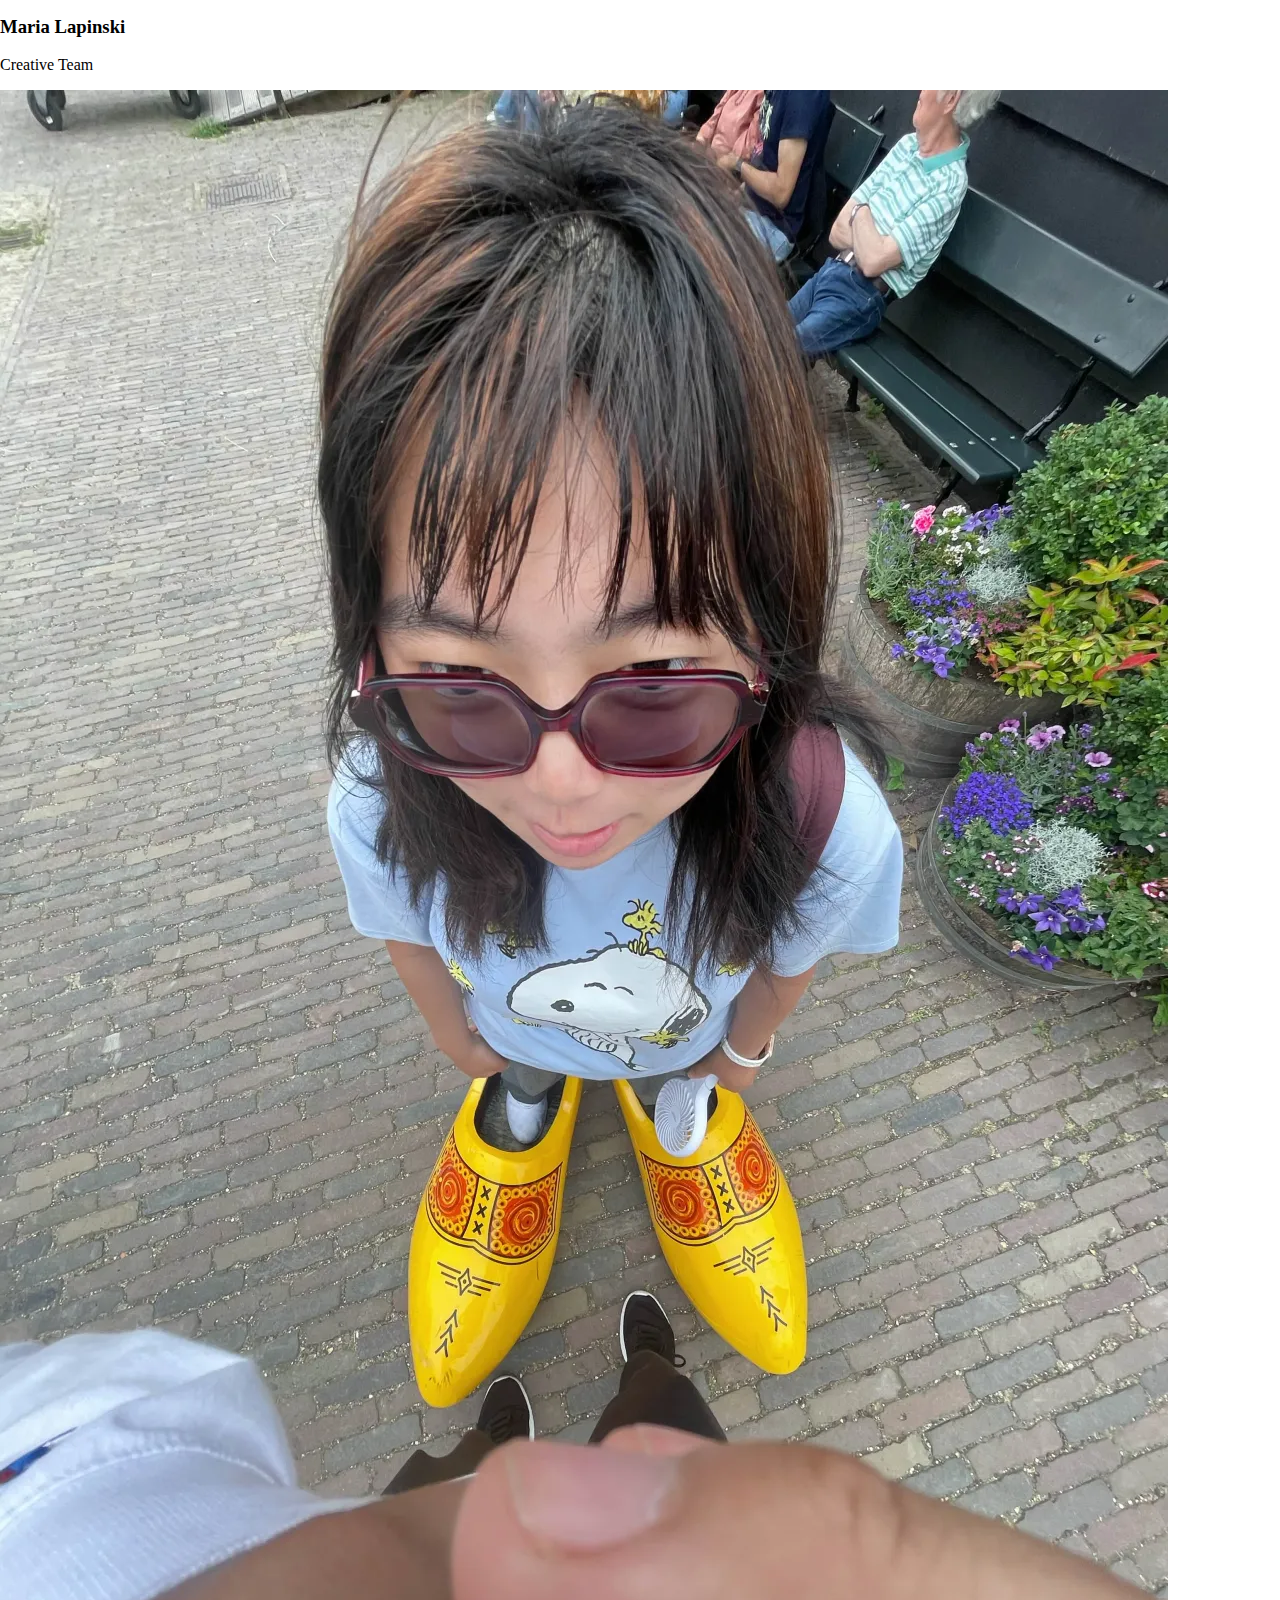
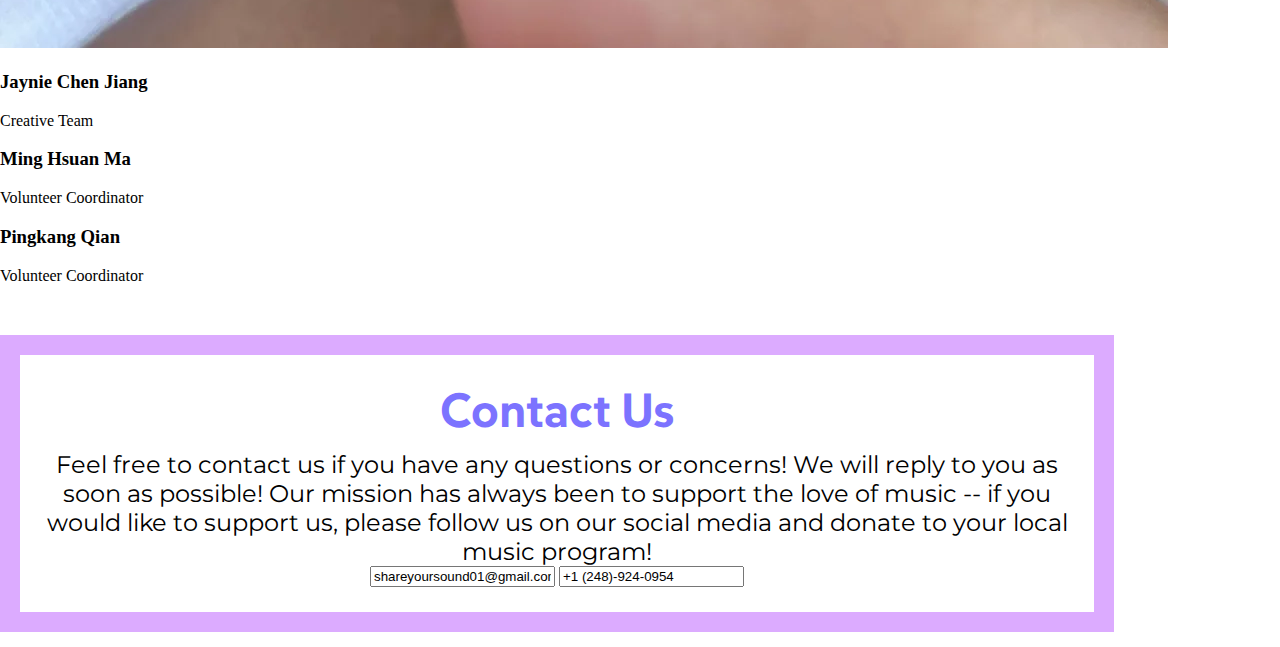
<file: our-team.html>
<!DOCTYPE html>
<html lang="en">

<head>
	<meta http-equiv="content-type" content="text/html; charset=UTF-8">
	<meta name="viewport" content="width=device-width, initial-scale=1.0">
	<meta charset="utf-8">
	<meta name="theme-color" content="#000000">
	<meta name="description" content="Echo Music Tutoring is an international organization dedicated to providing free music lessons for kids around the globe. Our team consists of high school students passionate about sharing their knowledge of music to the world.">
	<title>Echo Music Tutoring | Our Team</title>
	<script src="navbar.js"></script>
    <script src="imageControls.js"></script>
    <script src="preloadImages.js"></script>
	<link rel="icon" type="image/x-icon" href="imgs/favicon.ico">
	<link rel="stylesheet" type="text/css" href="styles.css" />
	<link rel="preconnect" href="https://fonts.googleapis.com">
	<link rel="preconnect" href="https://fonts.gstatic.com" crossorigin>
	<link href="https://fonts.googleapis.com/css2?family=K2D:ital,wght@0,100;0,200;0,300;0,400;0,500;0,600;0,700;0,800;1,100;1,200;1,300;1,400;1,500;1,600;1,700;1,800&family=Montserrat:ital,wght@0,100..900;1,100..900&family=SUSE:wght@100..800&display=swap" rel="stylesheet">
	<link rel="stylesheet" href="https://cdnjs.cloudflare.com/ajax/libs/font-awesome/4.7.0/css/font-awesome.min.css">
</head>

<body>
    <div class="navbar" id="navbar">

        <a href="index.html" class="navbarLogo">echo</a>
        <a href="javascript:void(0);" class="navbarIcon" onclick="responsiveNavbar()">
            <i class="fa fa-bars"></i>
          </a>
        <div id="navbarLinks" class="navbarLinkHolder">
            <a class="navbarLink responsiveHome" href="index.html">Home</a>
            <a class="navbarLink" href="about.html">About</a>
            <a class="navbarLink" href="our-team.html">Our Team</a>
            <a class="navbarLink" href="tutor.html">Become a Tutor</a>
            <a class="navbarLink" href="events.html">Upcoming Events</a>
            <a class="navbarLink" href="schedule.html">Schedule Today</a>
        </div>
    </div>
    <div class="homeLanding" id="aboutUsHeader">
        <div class="homeHeaderBox">
            <span class="homeLandingHeader aboutUsTitle unselectable infoPageHeader">Our Team</span>
            <span class="homeLandingDesc aboutUsDesc">Our team consists of high school students who are passionate in their love for music. Our tutors are in top high school ensembles across the world and have won countless music-related awards. Scroll down to learn more about our incredible staff.</span>      
        </div>
    </div>
    <div class="aboutDescHeader teamBackground teamHeader">
        <span class="aboutDescTitle teamTitle">Echo Team</span>
    </div>

    <div class="team-section">
        <h3 class="team-subtitle">Founders</h3>
        <div class="team-grid">
            <div class="team-card">
                    <image src="imgs/team/iris.JPG" class="team-photo" alt="Iris Cao"/>
                    <h3 class="team-name">Iris Cao</h3>
                    <p class="team-role">Co-founder & Chief Executive Officer</p>
            </div>
                <div class="team-card">
                    <image src="imgs/team/catherine.jpg" class="team-photo" alt="Catherine Hu"/>
                    <h3 class="team-name">Catherine Hu</h3>
                    <p class="team-role">Co-founder & Chief Operating Officer</p>
            </div>
        </div>
        <h3 class="team-subtitle">Directors</h3>
        <div class="team-grid">
            <div class="team-card">
                <image src="imgs/team/lewen.webp" class="team-photo" alt="Lewen Feng"/>
                <h3 class="team-name">Lewen Feng</h3>
                <p class="team-role">Executive Director</p>
            </div>
            <div class="team-card">
                <image src="imgs/team/harshita.webp" class="team-photo" alt="Harshita Vangaveti"/>
                <h3 class="team-name">Harshita Vangaveti</h3>
                <p class="team-role">Marketing Director</p>
            </div>
            <div class="team-card">
                <image src="imgs/team/lilly.webp" class="team-photo" alt="Lilly Balino"/>
                <h3 class="team-name">Lilly Balino</h3>
                <p class="team-role">Outreach Director</p>
            </div>
            <div class="team-card">
                <h3 class="team-name">Jonathan Yu</h3>
                <p class="team-role">Chapter Director</p>
            </div>
            <div class="team-card">
                <h3 class="team-name">Yushi Bai</h3>
                <p class="team-role">Financial Director</p>
            </div>
            <div class="team-card">
                <h3 class="team-name">Rajat Narayan</h3>
                <p class="team-role">Volunteer Director</p>
            </div>
        </div>
        
        <h3 class="team-subtitle">Team Members</h3>
        <div class="team-grid">
            <div class="team-card">
                <image src="imgs/team/maria.webp" class="team-photo" alt="Maria Lapinski"/>
                <h3 class="team-name">Maria Lapinski</h3>
                <p class="team-role">Creative Team</p>
            </div>
            <div class="team-card">
                <image src="imgs/team/jaynie.webp" class="team-photo" alt="Jaynie Chen Jiang"/>
                <h3 class="team-name">Jaynie Chen Jiang</h3>
                <p class="team-role">Creative Team</p>
            </div>
            <div class="team-card">
                <h3 class="team-name">Ming Hsuan Ma</h3>
                <p class="team-role">Volunteer Coordinator</p>
            </div>
            <div class="team-card">
                <h3 class="team-name">Pingkang Qian</h3>
                <p class="team-role">Volunteer Coordinator</p>
            </div>
        </div>
    </div>
    
    <div class="contactHolderOther contactOurTeam">
        <div class="homeAboutUs homeBottom otherContactMargin">
            <span class="homeAboutHeader">Contact Us</span>
            <span class="homeAboutDesc">Feel free to contact us if you have any questions or concerns! We will reply to you as soon as possible! Our mission has always been to support the love of music -- if you would like to support us, please follow us on our social media and donate to your local music program! </span>
            <div class="homeContactBox">
                <input class="homeContactEmail" id="emailButton" value="shareyoursound01@gmail.com" readonly>
                <input class="homeContactEmail" id="emailButton" value="+1 (248)-924-0954" readonly>
            </div>
        </div>
    </div>
</body>
</file>
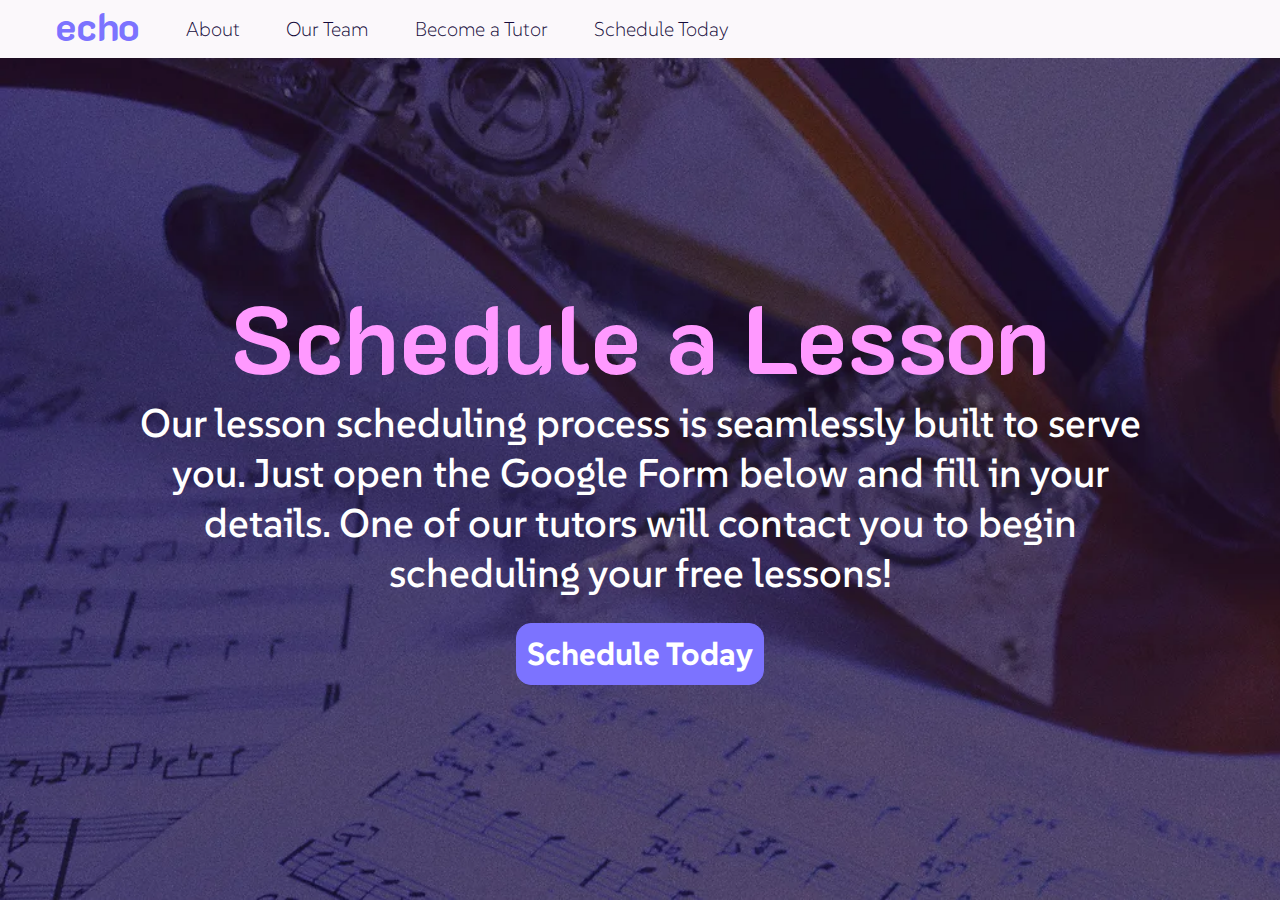
<file: schedule.html>
<!DOCTYPE html>
<html lang="en">

<head>
	<meta http-equiv="content-type" content="text/html; charset=UTF-8">
	<meta name="viewport" content="width=device-width, initial-scale=1.0">
	<meta charset="utf-8">
	<meta name="theme-color" content="#000000">
	<meta name="description" content="Echo is a youth-led, global organization aiming to provide a stage for musicians of all ages, regardless of background or experience. Through our digital platform, we strive to make dreams a reality — from a whisper to a shout, with echos around the world.">
	<title>Echo Music Tutoring | About</title>
	<script src="navbar.js"></script>
	<link rel="icon" type="image/x-icon" href="imgs/favicon.ico">
	<link rel="stylesheet" type="text/css" href="styles.css" />
	<link rel="preconnect" href="https://fonts.googleapis.com">
	<link rel="preconnect" href="https://fonts.gstatic.com" crossorigin>
	<link href="https://fonts.googleapis.com/css2?family=K2D:ital,wght@0,100;0,200;0,300;0,400;0,500;0,600;0,700;0,800;1,100;1,200;1,300;1,400;1,500;1,600;1,700;1,800&family=Montserrat:ital,wght@0,100..900;1,100..900&family=SUSE:wght@100..800&display=swap" rel="stylesheet">
	<link rel="stylesheet" href="https://cdnjs.cloudflare.com/ajax/libs/font-awesome/4.7.0/css/font-awesome.min.css">
</head>

<body>
    <div class="navbar" id="navbar">

        <a href="index.html" class="navbarLogo">echo</a>
        <a href="javascript:void(0);" class="navbarIcon" onclick="responsiveNavbar()">
            <i class="fa fa-bars"></i>
          </a>
        <div id="navbarLinks" class="navbarLinkHolder">
            <a class="navbarLink responsiveHome" href="index.html">Home</a>
            <a class="navbarLink" href="about.html">About</a>
            <a class="navbarLink" href="our-team.html">Our Team</a>
            <a class="navbarLink" href="tutor.html">Become a Tutor</a>
            <a class="navbarLink" href="schedule.html">Schedule Today</a>
        </div>
    </div>
    <div class="homeLanding" id="aboutUsHeader">
        <div class="homeHeaderBox">
            <span class="homeLandingHeader aboutUsTitle unselectable infoPageHeader">Schedule a Lesson</span>
            <span class="homeLandingDesc aboutUsDesc">Our lesson scheduling process is seamlessly built to serve you. Just open the Google Form below and fill in your details. One of our tutors will contact you to begin scheduling your free lessons!</span>      
            <a class="homeLandingLink infoPageLink" target="_blank" rel="noopener noreferrer" href="https://docs.google.com/forms/d/e/1FAIpQLSf0x19AIUSJbxikThQdTQFYUCR4_vpvw5MGzKgm-mCEy_Fd1A/viewform">Schedule Today</a>
        </div>
    </div>
</body>
</file>
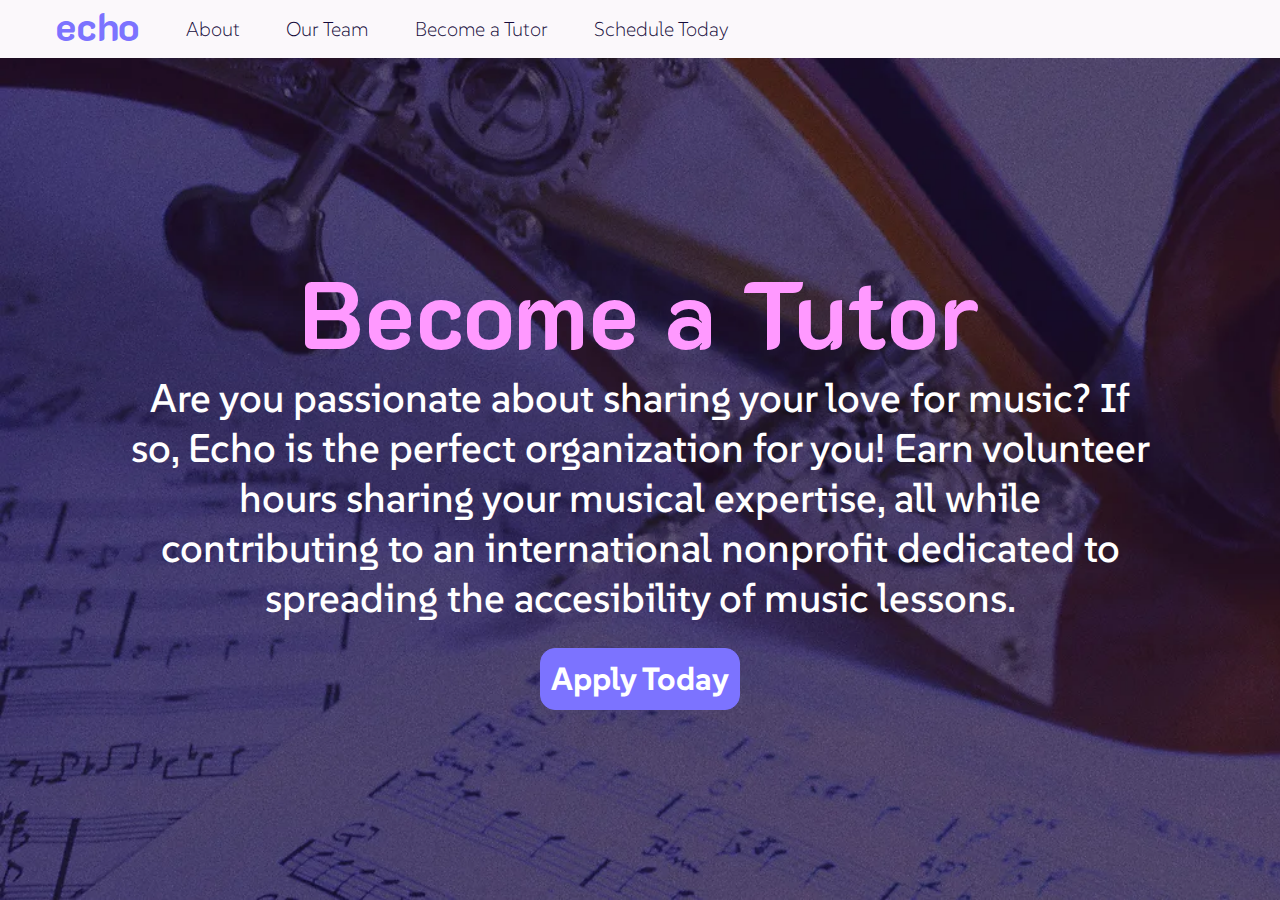
<file: tutor.html>
<!DOCTYPE html>
<html lang="en">

<head>
	<meta http-equiv="content-type" content="text/html; charset=UTF-8">
	<meta name="viewport" content="width=device-width, initial-scale=1.0">
	<meta charset="utf-8">
	<meta name="theme-color" content="#000000">
	<meta name="description" content="Echo is a youth-led, global organization aiming to provide a stage for musicians of all ages, regardless of background or experience. Through our digital platform, we strive to make dreams a reality — from a whisper to a shout, with echos around the world.">
	<title>Echo Music Tutoring | About</title>
	<script src="navbar.js"></script>
	<link rel="icon" type="image/x-icon" href="imgs/favicon.ico">
	<link rel="stylesheet" type="text/css" href="styles.css" />
	<link rel="preconnect" href="https://fonts.googleapis.com">
	<link rel="preconnect" href="https://fonts.gstatic.com" crossorigin>
	<link href="https://fonts.googleapis.com/css2?family=K2D:ital,wght@0,100;0,200;0,300;0,400;0,500;0,600;0,700;0,800;1,100;1,200;1,300;1,400;1,500;1,600;1,700;1,800&family=Montserrat:ital,wght@0,100..900;1,100..900&family=SUSE:wght@100..800&display=swap" rel="stylesheet">
	<link rel="stylesheet" href="https://cdnjs.cloudflare.com/ajax/libs/font-awesome/4.7.0/css/font-awesome.min.css">
</head>

<body>
    <div class="navbar" id="navbar">

        <a href="index.html" class="navbarLogo">echo</a>
        <a href="javascript:void(0);" class="navbarIcon" onclick="responsiveNavbar()">
            <i class="fa fa-bars"></i>
          </a>
        <div id="navbarLinks" class="navbarLinkHolder">
            <a class="navbarLink responsiveHome" href="index.html">Home</a>
            <a class="navbarLink" href="about.html">About</a>
            <a class="navbarLink" href="our-team.html">Our Team</a>
            <a class="navbarLink" href="tutor.html">Become a Tutor</a>
            <a class="navbarLink" href="schedule.html">Schedule Today</a>
        </div>
    </div>
    <div class="homeLanding" id="aboutUsHeader">
        <div class="homeHeaderBox">
            <span class="homeLandingHeader aboutUsTitle unselectable infoPageHeader">Become a Tutor</span>
            <span class="homeLandingDesc aboutUsDesc">Are you passionate about sharing your love for music? If so, Echo is the perfect organization for you! Earn volunteer hours sharing your musical expertise, all while contributing to an international nonprofit dedicated to spreading the accesibility of music lessons. </span>      
            <a class="homeLandingLink infoPageLink" target="_blank" rel="noopener noreferrer" href="https://docs.google.com/forms/d/e/1FAIpQLSciX2fhZrrZ35rSPCSCHGL-v_-hkBRNx4jpLXHZQtSL2OUvKw/viewform">Apply Today</a>
        </div>
    </div>
</body>
</file>
<file: styles.css>
body {
  margin: 0px;
}

.navbar {
  display: flex;
  align-items: center;
  background-color: #fbf8fb;
  padding: 5px;
  height: 3em;
}

.navbarLogo {
  font-family: "K2D", sans-serif;
  font-optical-sizing: auto;
  font-weight: 700;
  font-style: normal;
  font-size: 2.5em;
  text-decoration: none;
  color: #7c73ff;
  vertical-align: middle;
  margin-left: 50px;
  bottom: 4.5px;
  position: relative;
}

.navbarLinkHolder {
  display: flex;
  width: 50%;
  justify-content: space-evenly;
  height: 2.5em;
  align-items: center;
}

.navbarLink {
  font-family: "SUSE", sans-serif;
  font-optical-sizing: auto;
  font-weight: 200;
  font-style: normal;
  font-size: 1.25em;
  vertical-align: middle;
  color: #140a3a;
}

.navbarLink:hover {
  cursor: pointer;
  color: #7c73ff;
}
.homeLanding {
  height: calc(100vh - (3em + 10px));
  max-width: 100vw;
  overflow: hidden;
  display: flex;
  justify-content: center;
  align-items: center;
}

#homeLandingImg {
  background-image: url(imgs/homeimage.png);
}

.homeLandingHeader {
  font-family: "K2D", sans-serif;
  font-optical-sizing: auto;
  font-weight: 700;
  font-style: normal;
  font-size: 15em;
  text-indent: 0.5em;
  letter-spacing: 0.5em;
  text-decoration: none;
  color: white;
  text-align: center;
  padding: 0;
  line-height: 1em;
}

.homeHeaderBox {
  display: flex;
  flex-flow: column;
  align-items: center;
}

.homeLandingLink {
  background-color: #7c73ff;
  padding: 10px;
  border: 1px solid #7c73ff;
  border-radius: 15px;
  font-style: normal;
  font-size: 2em;
  color: white;
  font-family: "SUSE", sans-serif;
  font-optical-sizing: auto;
  font-weight: 700;
}

.homeLandingLink:hover {
  cursor: pointer;
  background-color: #140a3a;
  border-color: #140a3a;
}
.homeLandingLinkHolder {
  margin-top: 50px;
}

.homeLandingDesc {
  font-size: 2.5em;
  color: white;
  font-family: "SUSE", sans-serif;
  font-optical-sizing: auto;
  font-weight: 700;
}

*.unselectable {
  -moz-user-select: none;
  -khtml-user-select: none;
  -webkit-user-select: none;
  -ms-user-select: none;
  user-select: none;
}

.homeAboutUs {
  margin-top: 50px;
  padding: 25px;
  display: flex;
  flex-flow: column;
  border: 20px solid #dcabff;
  width: 80%;
  align-items: center;
}

.homeAboutHeader {
  font-family: "SUSE", sans-serif;
  font-optical-sizing: auto;
  font-weight: 700;
  color: #7c73ff;
  font-size: 3em;
}

.homeInfo {
  display: flex;
  flex-flow: column;
  align-items: center;
}

.homeAboutDesc {
  margin-top: 10px;
  text-align: center;
  font-size: 1.5em;
  font-family: "Montserrat", sans-serif;
  font-optical-sizing: auto;
}

.homeWhatWeDo {
  flex-flow: column;
  display: flex;
  width: 80%;
  align-items: center;
  margin-top: 25px;
}

.homeWhatBox {
  display: flex;
  width: 55%;
  margin-bottom: 20px;
}

.homeWhatText {
  display: flex;
  flex-flow: column;
  width: 55%;
  justify-content: center;
  align-items: center;
  padding: 15px;
  background-color: #dcabff;
}

.homeWhatImg {
  height: 300px;
  width: 45%;
  background-size: cover;
}

#fluteImg {
  background-image: url(imgs/flute.jpeg);
}

#bariImg {
  background-image: url(imgs/bari.webp);
}

#celloImg {
  background-image: url(imgs/cello.jpg);
}

#onlineImg {
  background-image: url(imgs/online.jpg);
}
.homeWhatTitle {
  font-family: "K2D", sans-serif;
  font-optical-sizing: auto;
  font-weight: 700;
  color: #ff99ff;
  font-size: 3em;
  margin-bottom: 25px;
}

.homeWhatBoxTitle {
  margin-bottom: 15px;
  font-family: "SUSE", sans-serif;
  font-optical-sizing: auto;
  font-weight: 500;
  color: #140a3a;
  font-size: 2em;
}

.homeWhatDesc {
  font-family: "Montserrat", sans-serif;
  font-optical-sizing: auto;
  text-align: center;
  font-size: 1.25em;
}

.homeScheduleToday {
  background-image: url(imgs/scheduleimg.webp);
  height: 30vh;
  width: calc(100% - 100px);
  background-size: cover;
  padding: 50px;
  display: flex;
  flex-flow: column;
  align-items: center;
}

.homeScheduleTitle {
  font-family: "K2D", sans-serif;
  font-optical-sizing: auto;
  font-weight: 700;
  color: white;
  font-size: 3em;
  margin-bottom: 15px;
  margin-top: 20px;
}

.homeScheduleDesc {
  font-family: "Montserrat", sans-serif;
  font-optical-sizing: auto;
  text-align: center;
  font-size: 1.25em;
  color: white;
}

.homeScheduleBtn {
  background-color: white;
  color: #140a3a;
  font-family: "Montserrat", sans-serif;
  font-optical-sizing: auto;
  text-align: center;
  font-size: 1.25em;
  padding-left: 25px;
  padding-right: 25px;
  padding-top: 10px;
  padding-bottom: 10px;
  margin-top: 20px;
}

.homeScheduleBtn:hover {
  background-color: #dcabff;
  color: white;
  cursor: pointer;
}

.homeFollowUs {
  width: 100%;
  height: 45vh;
  background-image: url(imgs/followus.webp);
  display: flex;
  flex-flow: column;
  align-items: center;
  padding-top: 20px;
  padding-bottom: 20px;
}

.homeFollowTitle {
  font-family: "K2D", sans-serif;
  font-optical-sizing: auto;
  font-weight: 700;
  color: white;
  font-size: 3em;
}

.homeFollowIcons {
  width: 80%;
  height: 50%;
  display: flex;
  justify-content: space-evenly;
  margin-top: 25px;
}

.socialMediaIcon {
  width: 15%;
}

.socialMediaIcon:hover {
  cursor: pointer;
}

#instagram {
  background-image: url("imgs/ig.webp");
  background-size: contain;
  background-repeat: no-repeat;
  background-position: center;
}

#discord {
  background-image: url("imgs/discord.png");
  background-size: contain;
  background-repeat: no-repeat;
  background-position: center;
}

#linktree {
  background-image: url("imgs/linktree.webp");
  background-size: contain;
  background-repeat: no-repeat;
  background-position: center;
}

.homeJoinUs {
  width: 100%;
  height: 55vh;
  display: flex;
}

.homeJoinText {
  width: calc(50% - 20px);
  display: flex;
  flex-flow: column;
  background-color: #ffebff;
  padding: 10px;
  align-items: center;
  justify-content: center;
}

#homeJoinImg {
  background-image: url("imgs/joinus.webp");
  width: 50%;
  background-size: cover;
}

.homeJoinTitle {
  font-family: "K2D", sans-serif;
  font-optical-sizing: auto;
  font-weight: 700;
  color: #ff99ff;
  font-size: 3em;
  margin-bottom: 10px;
}

.homeJoinDesc {
  font-family: "Montserrat", sans-serif;
  font-optical-sizing: auto;
  text-align: center;
  font-size: 1.25em;
  color: #140a3a;
  width: 50%;
}

.homeJoinBtn {
  background-color: #140a3a;
  color: white;
  font-family: "Montserrat", sans-serif;
  font-optical-sizing: auto;
  text-align: center;
  font-size: 1.25em;
  padding-left: 25px;
  padding-right: 25px;
  padding-top: 10px;
  padding-bottom: 10px;
  margin-top: 20px;
}

.homeJoinBtn:hover {
  background-color: #ff99ff;
  cursor: pointer;
}

.homeContactBtnHolder {
  display: flex;
  flex-flow: row;
  margin-top: 15px;
  justify-content: center;
}

.homeContactBtn {
  background-color: #7c73ff;
  color: white;
  font-family: "Montserrat", sans-serif;
  font-optical-sizing: auto;
  text-align: center;
  font-size: 1.25em;
  padding-left: 25px;
  padding-right: 25px;
  padding-top: 10px;
  padding-bottom: 10px;
  margin-left: 5px;
  margin-right: 5px;
}

.homeContactBtn:hover {
  background-color: #ff99ff;
  color: #140a3a;
  cursor: pointer;
}
.homeBottom {
  margin-bottom: 15px;
}

a {
  text-decoration: none;
}

.navbarIcon {
  display: none;
}

#aboutUsHeader {
  background-image: url(imgs/aboutusimg.webp);
  background-size: cover;
}

.aboutUsTitle {
  font-size: 10em;
  letter-spacing: normal;
  text-indent: 0;
  line-height: normal;
  color: #ff99ff;
}

.aboutUsDesc {
  width: 80%;
  font-size: 2.5em;
  text-align: center;
  font-weight: 500;
}

.aboutDesc {
  display: flex;
  flex-flow: column;
  margin-top: 25px;
  padding: 10px;
  align-items: center;
}

.aboutDescHeader {
  display: flex;
  flex-flow: column;
  align-items: center;
}

.aboutDescTitle {
  font-family: "K2D", sans-serif;
  font-optical-sizing: auto;
  font-weight: 700;
  color: #7c73ff;
  font-size: 3em;
  margin-bottom: 5px;
  text-align: center;
}

.aboutDescSub {
  font-family: "Montserrat", sans-serif;
  color: #140a3a;
  font-size: 1.5em;
  margin-bottom: 5px;
  text-align: center;
}

.aboutDescBody {
  width: 65%;
  display: flex;
  flex-flow: column;
  align-items: center;
}

.aboutDescInfo {
  display: flex;
  margin-top: 25px;
}

.aboutDescPhotoHolder {
  display: flex;
  flex-flow: column;
  width: 40%;
}

.aboutDescPhotoCap {
  font-family: "Montserrat", sans-serif;
  color: #140a3a;
  font-size: 1em;
  font-weight: 200;
  margin-top: 5px;
  text-align: center;
}

.aboutFirstText {
  padding-left: 15px;
}
.aboutDescTextHolder {
  padding-bottom: 10px;
  padding-right: 15px;
}

.aboutDescText {
  font-family: "Montserrat", sans-serif;
  color: #140a3a;
  font-size: 1.5em;
  font-weight: 300;
}

.aboutBottomText {
  width: 65%;
  padding: 10px;
  padding-top: 20px;
}

@media only screen and (max-width: 1024px) {
  .homeLandingHeader {
    font-size: 10em;
  }

  .homeWhatBox {
    width: 80%;
  }

  .homeJoinDesc {
    width: 80%;
  }

  .navbarLinkHolder {
    width: 80%;
  }

  .aboutUsTitle {
    font-size: 7.5em;
  }

  .aboutDescBody {
    width: 90%;
  }

  .aboutBottomText {
    width: 90%;
  }

  .aboutDescText {
    font-size: 1.4em;
  }
}

.teamImage {
  width: 32em;
  height: 32em;
  background-size: contain;
  background-repeat: no-repeat;
  background-position: center;
  display: none;
}

.teamImageHolder {
  padding-top: 10px;
  display: flex;
  flex-flow: column;
  align-items: center;
}

.teamBackground {
  background-color: #ffebff;
}

.teamHeader {
  padding-top: 15px;
}

.teamButtonHolder {
  padding-top: 15px;
  padding-bottom: 15px;
  display: flex;
  justify-content: center;
}

.teamButton {
  border: 1px solid #7c73ff;
  background-color: #7c73ff;
  border-radius: 50%;
  height: 5em;
  width: 5em;
  margin-left: 2px;
  margin-right: 2px;
  display: flex;
  align-items: center;
  justify-content: center;
}

.teamButton:hover {
    border-color: #ff99ff;
    background-color: #ff99ff;
    cursor: pointer;
}
.arrow {
  border: solid white;
  border-width: 0 5px 5px 0;
  display: inline-block;
  padding: 5px;
}

.right {
  transform: rotate(-45deg);
  -webkit-transform: rotate(-45deg);
  position: relative;
  right: 2.5px;
}

.left {
  transform: rotate(135deg);
  -webkit-transform: rotate(135deg);
  position: relative;
  left: 2.5px;
}

#img1 {
    background-image: url(imgs/team/1.jpg)
}

#img2 {
    background-image: url(imgs/team/2.jpg)
}

#img3 {
    background-image: url(imgs/team/3.jpg)
}

#img4 {
    background-image: url(imgs/team/4.jpg)
}

#img5 {
    background-image: url(imgs/team/5.jpg)
}

#img6 {
    background-image: url(imgs/team/6.jpg)
}

#img7 {
    background-image: url(imgs/team/7.jpg)
}

#img8 {
    background-image: url(imgs/team/8.jpg)
}

#img9 {
    background-image: url(imgs/team/9.jpg)
}

#img10 {
    background-image: url(imgs/team/10.jpg)
}

#img11 {
    background-image: url(imgs/team/11.jpg)
}

.activeImage {
    display: block;
}

.infoPageHeader {
    font-size: 6em;
}

.infoPageLink {
    margin-top: 25px;
  }

.infoPageLink:hover {
    border-color:#ff99ff;
    background-color: #ff99ff;
}

.responsiveHome {
    display: none;
}
@media only screen and (max-width: 768px) {
  .aboutDescText {
    font-size: 1.09em;
  }
  .infoPageHeader {
    font-size: 5em;
  }
  .aboutUsDesc {
    width: 90%;
    font-size: 1.75em;
  }
}

@media only screen and (max-width: 600px) {
  .teamTitle {
    font-size: 2.5em;
  }
  .teamImage {
    width: 22em;
    height: 22em;
  }
  .homeLandingHeader {
    font-size: 5.5em;
  }

  .navbarLogo {
    display: none;
  }

  .navbarIcon {
    display: block;
    color: #7c73ff;
    position: absolute;
    top: calc((3.5 - 10px)/2);  
}
  .responsiveHome {
    display: block;
  }
  .navbarLinkHolder a:not(:first-child) {
    display: none;
  }

  .navbarLinkHolder a {
    margin-bottom: 10px;
  }

  .navbarLinkHolder.responsive {
    display: flex;
    position: relative;
  }

  .navbarLinkHolder.responsive {
    background-color: #fbf8fb;
    justify-content: center;
    flex-direction: column;
    width: 100vw;
    height: 40vh;
    top: 7em;
  }
  .navbar {
    align-items: center;
    flex-flow: column;
  }

  .navbarLinkHolder {
    display: none;
  }

  .navbar.responsive {
    padding-left: 0;
    padding-right: 0;
  }

  .navbarLinkHolder.responsive a {
    float: none;
    display: block;
    text-align: center;
    background-color: #fbf8fb;
  }
  .navbar {
    justify-content: center;
  }
  .homeAboutUs {
    width: calc(100% - 50px - 40px);
  }

  .homeWhatWeDo {
    width: 90%;
  }
  .homeWhatBox {
    flex-flow: column;
    width: 100%;
  }

  .homeWhatImg {
    width: 100%;
  }

  .homeWhatText {
    width: calc(100% - 30px);
  }
  .homeJoinDesc {
    width: 80%;
  }

  .homeScheduleToday {
    height: 60vh;
    justify-content: center;
    padding: 10px;
    width: calc(100% - 20px);
  }

  .homeScheduleTitle {
    font-size: 2em;
    text-align: center;
  }
  .navbarLinkHolder {
    width: 80%;
  }
  .homeFollowIcons {
    width: 90%;
  }

  .socialMediaIcon {
    width: 25%;
  }

  .homeJoinUs {
    flex-flow: column;
    height: 60vh;
  }

  .homeJoinText {
    width: calc(100% - 20px);
    height: 100%;
  }

  .homeJoinTitle {
    font-size: 2.75em;
  }

  .homeJoinDesc {
    width: 90%;
  }

  .homeBottom {
    margin-top: 15px;
  }
  #homeJoinImg {
    display: none;
  }

  .aboutUsTitle {
    font-size: 4em;
  }

  .aboutUsDesc {
    font-size: 1.75em;
    width: 90%;
    margin-top: 5px;
  }

  .aboutDescInfo {
    flex-flow: column;
    align-items: center;
  }

  .aboutDescPhotoHolder {
    width: 100%;
  }

  .aboutFirstText {
    padding-left: 0;
    padding-top: 15px;
  }

  .aboutSecondText {
    padding-top: 0;
  }

  .aboutDescBody {
    width: 100%;
  }

  .aboutBottomText {
    width: 100%;
  }

  .infoPageHeader {
    font-size: 2.5em;
  }
}

@media only screen and (max-width: 375px) {
  .teamImage {
    height: 20em;
    width: 20em;
  }
  .aboutUsDesc {
    font-size: 1.35em;
  }
  .aboutDescText {
    font-size: 1em;
  }

  .aboutDescPhotoHolder {
    width: 100vw;
  }

  .aboutFirstText {
    padding-left: 5px;
    padding-right: 5px;
  }

  .aboutSecondText {
    padding-left: 5px;
    padding-right: 5px;
  }

  .aboutBottomText {
    padding-left: 5px;
    padding-right: 5px;
  }
  
  .infoPageHeader {
    font-size: 2em;
  }
}
</file>
